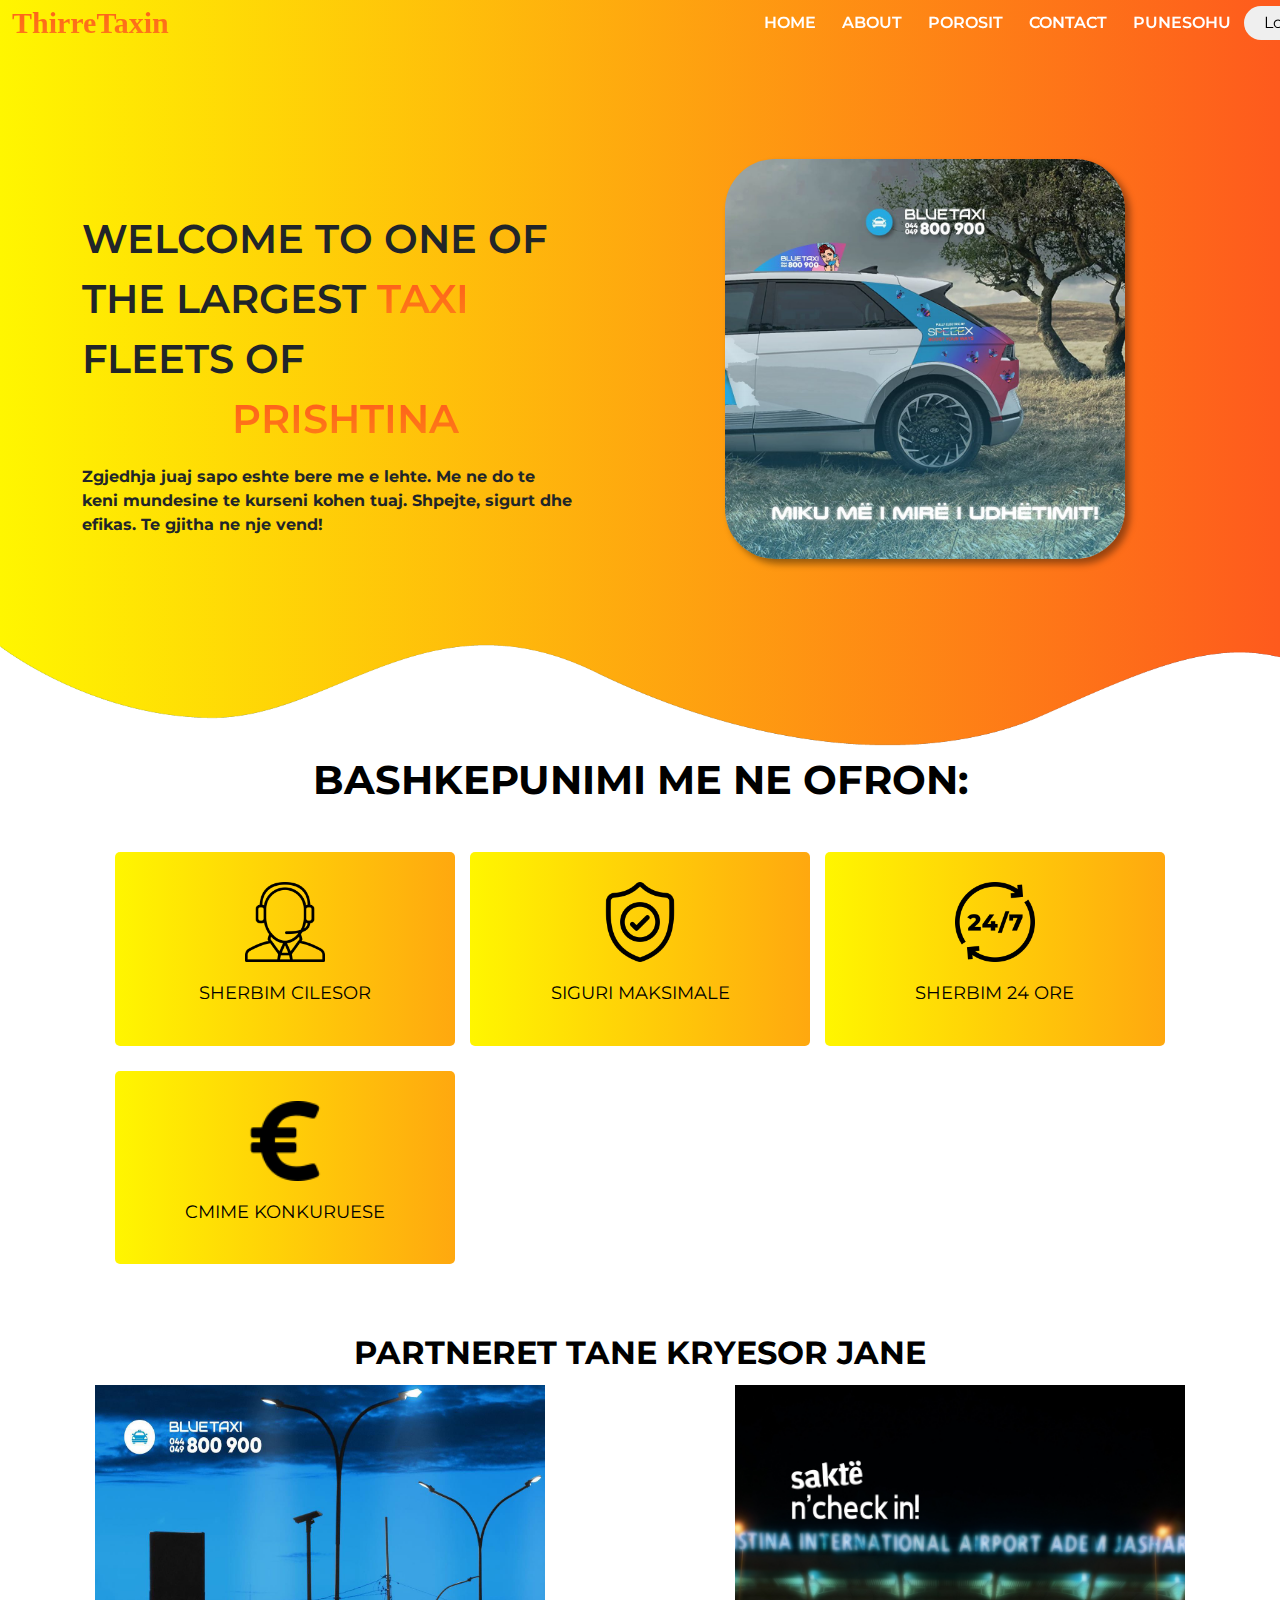
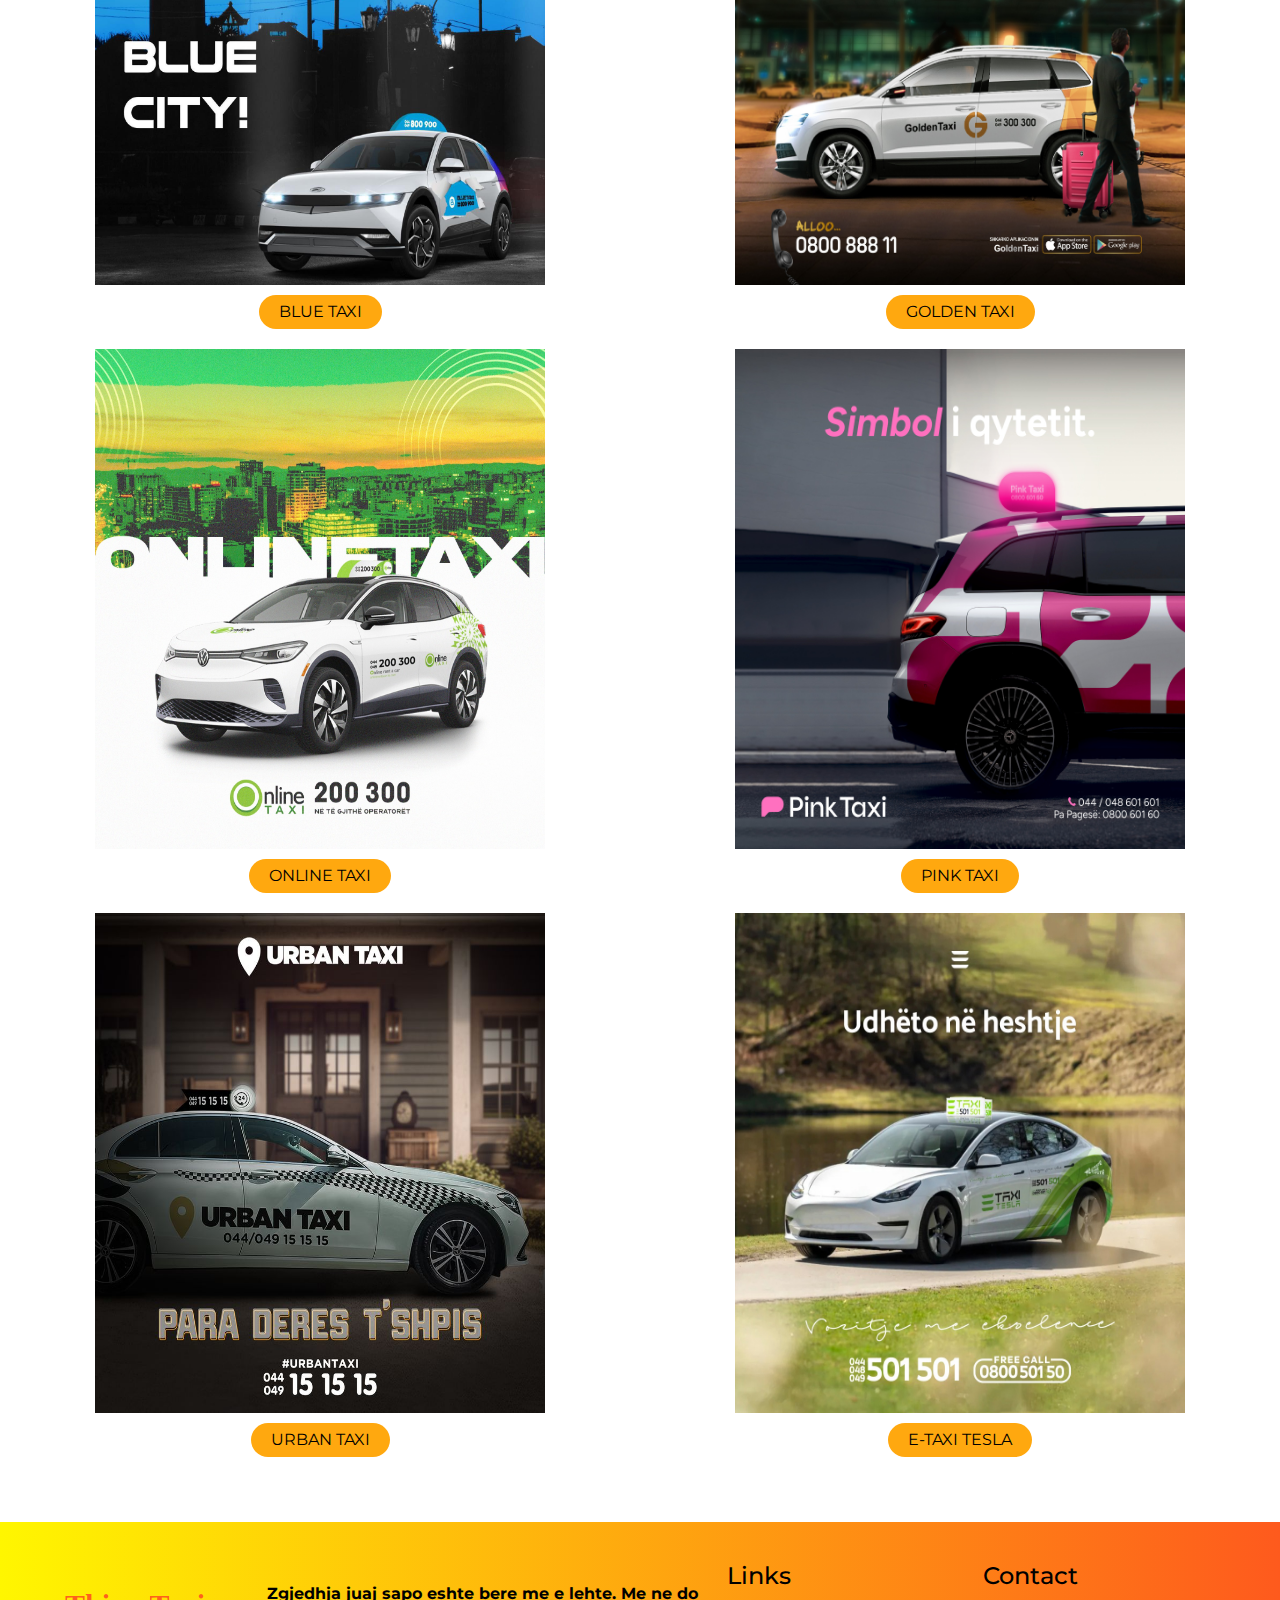
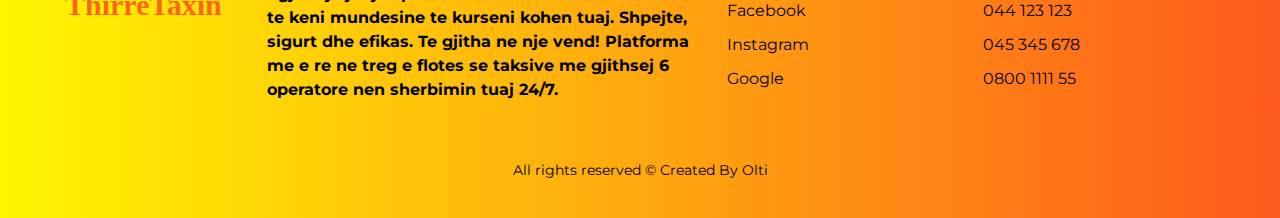
<file: index.html>
<!DOCTYPE html>
<html lang="en">
<head>
    <meta charset="UTF-8">
    <meta name="viewport" content="width=device-width, initial-scale=1.0">
    <title>Home</title>
    <link rel="stylesheet" href="style.css">
    <link rel="stylesheet" href="slider.css">
    <link rel="stylesheet" href="https://cdn.jsdelivr.net/npm/bootstrap@5.3.3/dist/css/bootstrap.min.css">
    <script src="https://cdn.jsdelivr.net/npm/bootstrap@5.3.3/dist/js/bootstrap.bundle.min.js"></script>
    <link rel="stylesheet" href="https://fonts.googlrapis.com/css2?family=Material+Symbols
    +Rounded:opsz,wght,FILL,GRAD@48,400,0,0">
</head>
<body>
    <section id="nav-bar">

        <nav class="navbar navbar-expand-lg bg-body-tertiary">
            <div class="container-fluid">
              <a class="navbar-logo" href="index.html">ThirreTaxin</a>
              <button class="navbar-toggler" type="button" data-bs-toggle="collapse" data-bs-target="#navbarNav" aria-controls="navbarNav" aria-expanded="false" aria-label="Toggle navigation">
                <span class="navbar-toggler-icon"></span>
              </button>
              <div class="collapse navbar-collapse" id="navbarNav">
                <ul class="navbar-nav">
                  <li class="nav-item">
                    <a class="nav-link" href="index.html">HOME</a>
                  </li>
                  <li class="nav-item">
                    <a class="nav-link" href="about.html">ABOUT</a>
                  </li>
                  <li class="nav-item">
                    <a class="nav-link" href="order.html">POROSIT</a>
                  </li>
                  <li class="nav-item">
                    <a class="nav-link" href="contact.html">CONTACT</a>
                  </li>
                  <li class="nav-item">
                    <a class="nav-link" href="punesimi.html">PUNESOHU</a>
                  </li>
                </ul>
                <a href="login.html"><button id="login-btn">Login</button></a>
              </div>
            </div>
          </nav>
    </section>


    <!-- Home -->
    <main>

    <section id="home-banner">
        <div class="container">
            <div class="row">
                <div class="col-md-6">
                    <p class="p1-title">WELCOME TO ONE OF THE LARGEST <span>TAXI</span> FLEETS OF <span id="span-pr">PRISHTINA</span></p>
                    <p class="p2-description">Zgjedhja juaj sapo eshte bere me e lehte. Me ne do te keni mundesine te kurseni kohen tuaj. Shpejte, sigurt dhe efikas. Te gjitha ne nje vend!</p>
                </div>
                <div id="kontenti">
                  <header>
                  <img id="slideshow" />
                  </header>
              </div>
              <style type ="text/css">
              #kontenti {
                  display: flex ;
                  /* padding: 20px; */
                  padding-bottom: 30px;
                  flex-direction: column;
                  justify-content: end;
                  align-items: center;
                  font-family: 'Segoe UI light', Tahoma;
                  width: 500px;
                  margin:0 auto;
              }
              #kontenti img {
                  max-width: 700px;
                  height: 400px;
                  border-radius: 50px;
                  box-shadow: 5px 5px 7px rgba(0, 0, 0, 0.4);
              }
            
              </style>
            <script>
                  let i = 0;
                  let imgArray = ['images/blue-taxi1.png','images/golden-taxi2.png','images/Pink-taxi2.png','images/urban-taxi.png','images/e-taxi-tesla.png'];
            
                  function changeImg(){
                      document.getElementById('slideshow').src = imgArray[i];
            
                      if(i< imgArray.length -1){
                          i++;
                      }
                      else{
                          i=0;
                      }
                      setTimeout("changeImg()", 2600);
                  }
                  document.addEventListener(onload, changeImg());
                  
              </script>
            </div>
        </div>

        <img src="images/wave1.png" class="botom-img">
    </section>

    <!-- boxes -->
    <h1 style="display: flex;justify-content: center; font-weight: bolder; color: black;">BASHKEPUNIMI ME NE OFRON:</h1>
    <div class="cards">
        <div class="box-container">
            <div class="box">
                <img src="images/operator.png" alt="">                
                <p>SHERBIM CILESOR</p>
            </div>
    
            <div class="box">
                <img src="images/shield.png" alt="">
                <p>SIGURI MAKSIMALE</p>
            </div>
    
            <div class="box">
                <img src="images/24-7.png" alt="">
                <p>SHERBIM 24 ORE</p>
            </div>
    
            <div class="box">
                <img src="images/euro.png" alt="">
                <p>CMIME KONKURUESE</p>                   
            </div>
        </div>
    </div>

    <!-- Content -->

    <h2 style="font-weight: bolder; color: black;padding-top: 40px;">PARTNERET TANE KRYESOR JANE</h2>
    <div class="photos">
    <div class="rubrika" >
         <img src="images/blue-taxi2.png" alt="" class="img" height="500px" width="450px" >
         <div class="button">
          <button onclick="location.href='order.html'" type="button" class="blue-button">BLUE TAXI</button>
      </div>
    </div>
     
    <div class="rubrika" >
        <img src="images/golden-taxi2.png" alt="" class="img" height="500px" width="450px" >
        <div class="button">
         <button onclick="location.href='order.html'" type="button" class="blue-button">GOLDEN TAXI</button>
     </div>
   </div>

   <div class="rubrika" >
    <img src="images/online-taxi.png" alt="" class="img" height="500px" width="450px" >
    <div class="button">
     <button onclick="location.href='order.html'" type="button" class="blue-button">ONLINE TAXI</button>
 </div>
</div>

<div class="rubrika" >
   <img src="images/Pink-taxi2.png" alt="" class="img" height="500px" width="450px" >
   <div class="button">
   <button onclick="location.href='order.html'" type="button" class="blue-button">PINK TAXI</button>
</div>
</div>

<div class="rubrika" >
<img src="images/urban-taxi.png" alt="" class="img" height="500px" width="450px" >
<div class="button">
<button onclick="location.href='order.html'" type="button" class="blue-button">URBAN TAXI</button>
</div>
</div>

<div class="rubrika" >
<img src="images\IMG-65ba58ce8064e6.72087687.png" alt="" class="img" height="500px" width="450px" >
<div class="button">
<button onclick="location.href='order.html'" type="button" class="blue-button">E-TAXI TESLA</button>
        </div>
    </div>
</div>
</main>

<!-- Footer -->
<footer>
    <div class="footermain">
        <a class="footer-logo" href="index.html">ThirreTaxin</a>
        <p class="p2-description" style="width: 40%; padding: 20px;">Zgjedhja juaj sapo eshte bere me e lehte. Me ne do te keni mundesine te kurseni kohen tuaj. Shpejte, sigurt dhe efikas. Te gjitha ne nje vend!
        Platforma me e re ne treg e flotes se taksive me gjithsej 6 operatore nen sherbimin tuaj 24/7.</p>
    

    <div class="footer-center">
        <h4>Links</h4>
        <a href="https://www.facebook.com/">Facebook</a>
        <a href="https://www.instagram.com/">Instagram</a>
        <a href="https://www.google.com/">Google</a>
    </div>

    <div class="footer-right">
        <h4>Contact</h4>
            <p>044 123 123</p>
            <p>045 345 678</p>
            <p>0800 1111 55</p>
    </div>
    </div>
    <p class="paragrafi-footer">
        <small>All rights reserved &copy; Created By Olti</small>
    </p>
</footer>
</body>
</html>
</file>
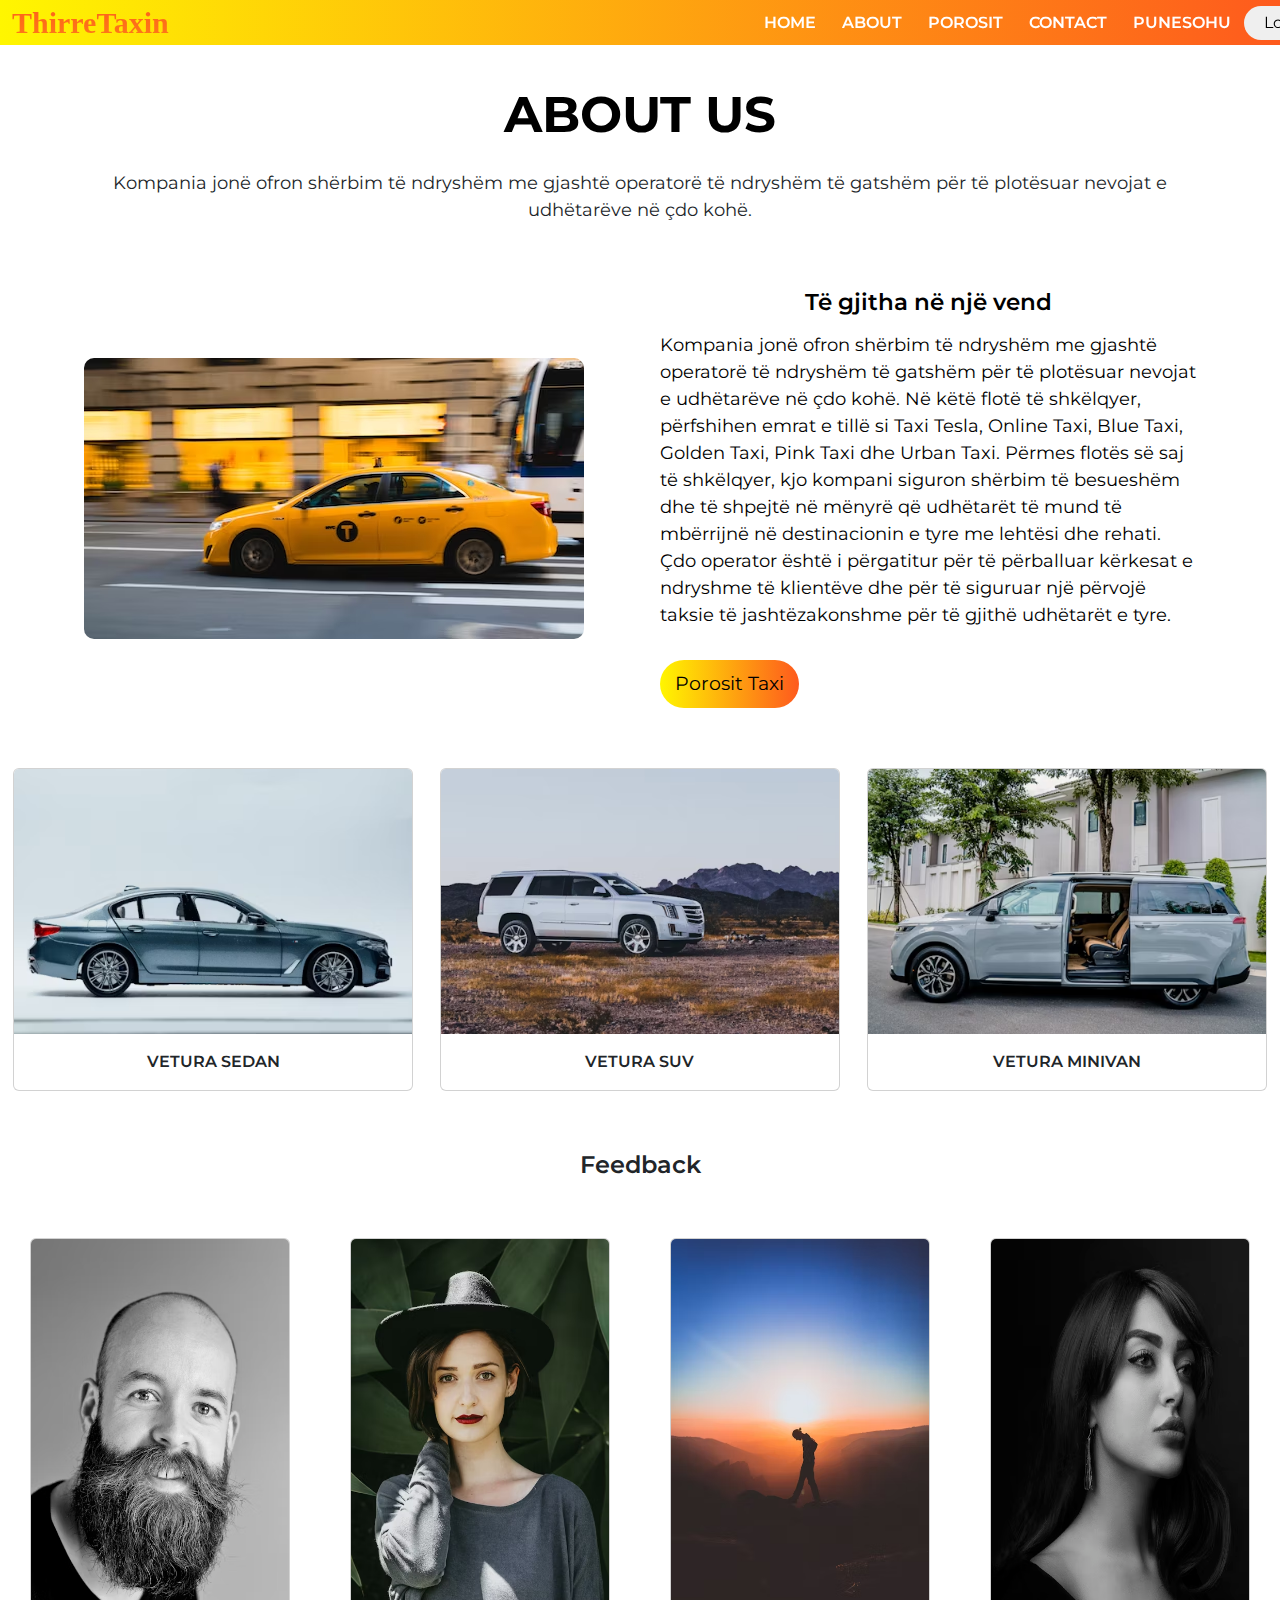
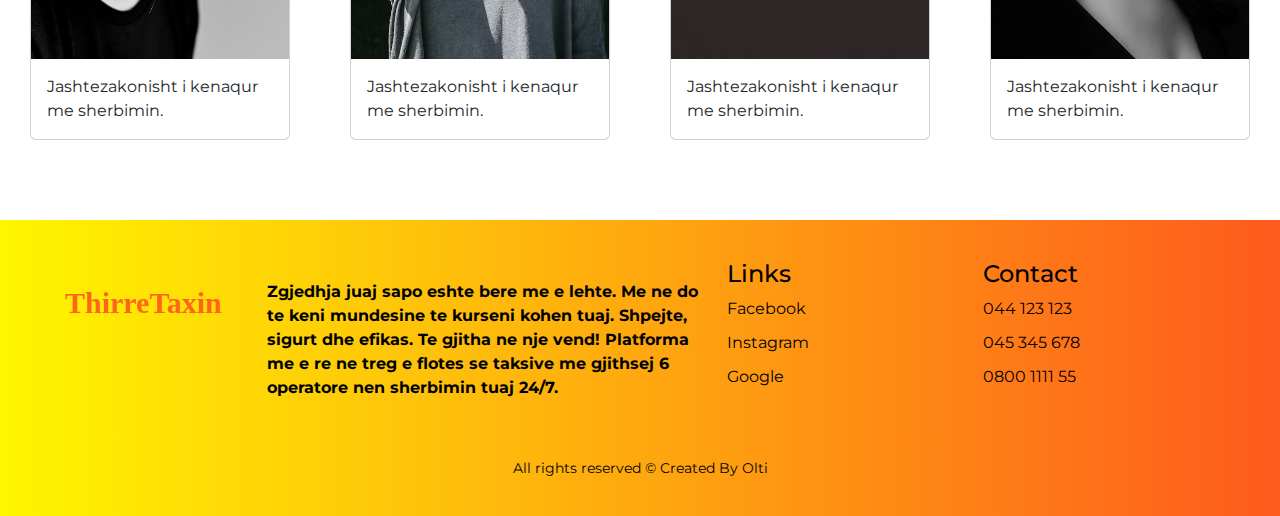
<file: about.html>
<!DOCTYPE html>
<html lang="en">
<head>
    <meta charset="UTF-8">
    <meta name="viewport" content="width=device-width, initial-scale=1.0">
    <title>About Us</title>
    <link rel="stylesheet" href="style.css">
    <link rel="stylesheet" href="https://cdn.jsdelivr.net/npm/bootstrap@5.3.3/dist/css/bootstrap.min.css">
    <script src="https://cdn.jsdelivr.net/npm/bootstrap@5.3.3/dist/js/bootstrap.bundle.min.js"></script>
</head>
<body>

  <section id="nav-bar">
    <nav class="navbar navbar-expand-lg bg-body-tertiary">
        <div class="container-fluid">
          <a class="navbar-logo" href="index.html">ThirreTaxin</a>
          <button class="navbar-toggler" type="button" data-bs-toggle="collapse" data-bs-target="#navbarNav" aria-controls="navbarNav" aria-expanded="false" aria-label="Toggle navigation">
            <span class="navbar-toggler-icon"></span>
          </button>
          <div class="collapse navbar-collapse" id="navbarNav">
            <ul class="navbar-nav">
              <li class="nav-item">
                <a class="nav-link" href="index.html">HOME</a>
              </li>
              <li class="nav-item">
                <a class="nav-link" href="about.html">ABOUT</a>
              </li>
              <li class="nav-item">
                <a class="nav-link" href="order.html">POROSIT</a>
              </li>
              <li class="nav-item">
                <a class="nav-link" href="contact.html">CONTACT</a>
              </li>
              <li class="nav-item">
                <a class="nav-link" href="puna.html">PUNESOHU</a>
              </li>
            </ul>
            <a href="login.html"><button id="login-btn">Login</button></a>
          </div>
        </div>
      </nav>
</section>


<main>
  <div class="heading">
    <h1 style="padding-top: 20px;">ABOUT US</h1>
    <p>
      Kompania jonë ofron shërbim të ndryshëm me gjashtë operatorë të ndryshëm të gatshëm për të plotësuar nevojat e udhëtarëve në çdo kohë.
    </p>
  </div>
  <div class="permbajtja">
    <section class="about">
      <div class="about-image">
        <img src="images/background-photo-final.png">
      </div>
      <div class="about-content">
        <h2 style="font-weight: 600;">Të gjitha në një vend</h2>
        <p>
          Kompania jonë ofron shërbim të ndryshëm me gjashtë operatorë të ndryshëm të gatshëm për të plotësuar nevojat e udhëtarëve në çdo kohë.
          Në këtë flotë të shkëlqyer, përfshihen emrat e tillë si Taxi Tesla, Online Taxi, Blue Taxi, Golden Taxi, Pink Taxi dhe Urban Taxi. Përmes flotës së saj të shkëlqyer, kjo kompani siguron 
          shërbim të besueshëm dhe të shpejtë në mënyrë që udhëtarët të mund të mbërrijnë në destinacionin e tyre me lehtësi dhe rehati.
          Çdo operator është i përgatitur për të përballuar kërkesat e ndryshme të klientëve dhe për të siguruar një përvojë taksie të jashtëzakonshme për të gjithë udhëtarët e tyre.
        </p>
        <a href="order.html" class="butoni-about">Porosit Taxi</a>
      </div>
    </section>
  </div>
<div class="veturat">
  <div class="card" style="width: 25rem;">
    <img src="images/sedan.png" class="card-img-top">
    <div class="card-body">
      <p class="card-text">VETURA SEDAN</p>
    </div>
  </div>

  <div class="card" style="width: 25rem;">
    <img src="images/Suv.png" class="card-img-top">
    <div class="card-body">
      <p class="card-text">VETURA SUV</p>
    </div>
  </div>

  <div class="card" style="width: 25rem;">
    <img src="images/minivan.png" class="card-img-top">
    <div class="card-body">
      <p class="card-text">VETURA MINIVAN</p>
    </div>
  </div>
        </div>


        <h4 style="text-align: center; padding-top: 60px; font-weight: 600;">Feedback</h4>
        <div class="reviews">
        <div class="card" style="width: 18rem; margin: 30px;">
          <img src="images/person1.png" class="card-img-top" style="height: 420px;">
          <div class="card-body">
            <p class="card-text">Jashtezakonisht i kenaqur me sherbimin.</p>
          </div>
        </div>

        <div class="card" style="width: 18rem; margin: 30px;">
          <img src="images/person2.png" class="card-img-top" style="height: 420px;">
          <div class="card-body">
            <p class="card-text">Jashtezakonisht i kenaqur me sherbimin.</p>
          </div>
        </div>

        <div class="card" style="width: 18rem; margin: 30px;">
          <img src="images/person3.png" class="card-img-top" style="height: 420px;">
          <div class="card-body">
            <p class="card-text">Jashtezakonisht i kenaqur me sherbimin.</p>
          </div>
        </div>

        <div class="card" style="width: 18rem; margin: 30px;">
          <img src="images/person4.png" class="card-img-top" style="height: 420px;">
          <div class="card-body">
            <p class="card-text">Jashtezakonisht i kenaqur me sherbimin.</p>
          </div>
        </div>
      </div>
</main>

<footer>
  <div class="footermain">
      <a class="footer-logo" href="index.html">ThirreTaxin</a>
      <p class="p2-description" style="width: 40%; padding: 20px;">Zgjedhja juaj sapo eshte bere me e lehte. Me ne do te keni mundesine te kurseni kohen tuaj. Shpejte, sigurt dhe efikas. Te gjitha ne nje vend!
      Platforma me e re ne treg e flotes se taksive me gjithsej 6 operatore nen sherbimin tuaj 24/7.</p>
  

  <div class="footer-center">
      <h4>Links</h4>
      <a href="https://www.facebook.com/">Facebook</a>
      <a href="https://www.instagram.com/">Instagram</a>
      <a href="https://www.google.com/">Google</a>
  </div>

  <div class="footer-right">
      <h4>Contact</h4>
          <p>044 123 123</p>
          <p>045 345 678</p>
          <p>0800 1111 55</p>
  </div>
  </div>
  <p class="paragrafi-footer">
      <small>All rights reserved &copy; Created By Olti</small>
  </p>
</footer>

</body>
</html>
</file>
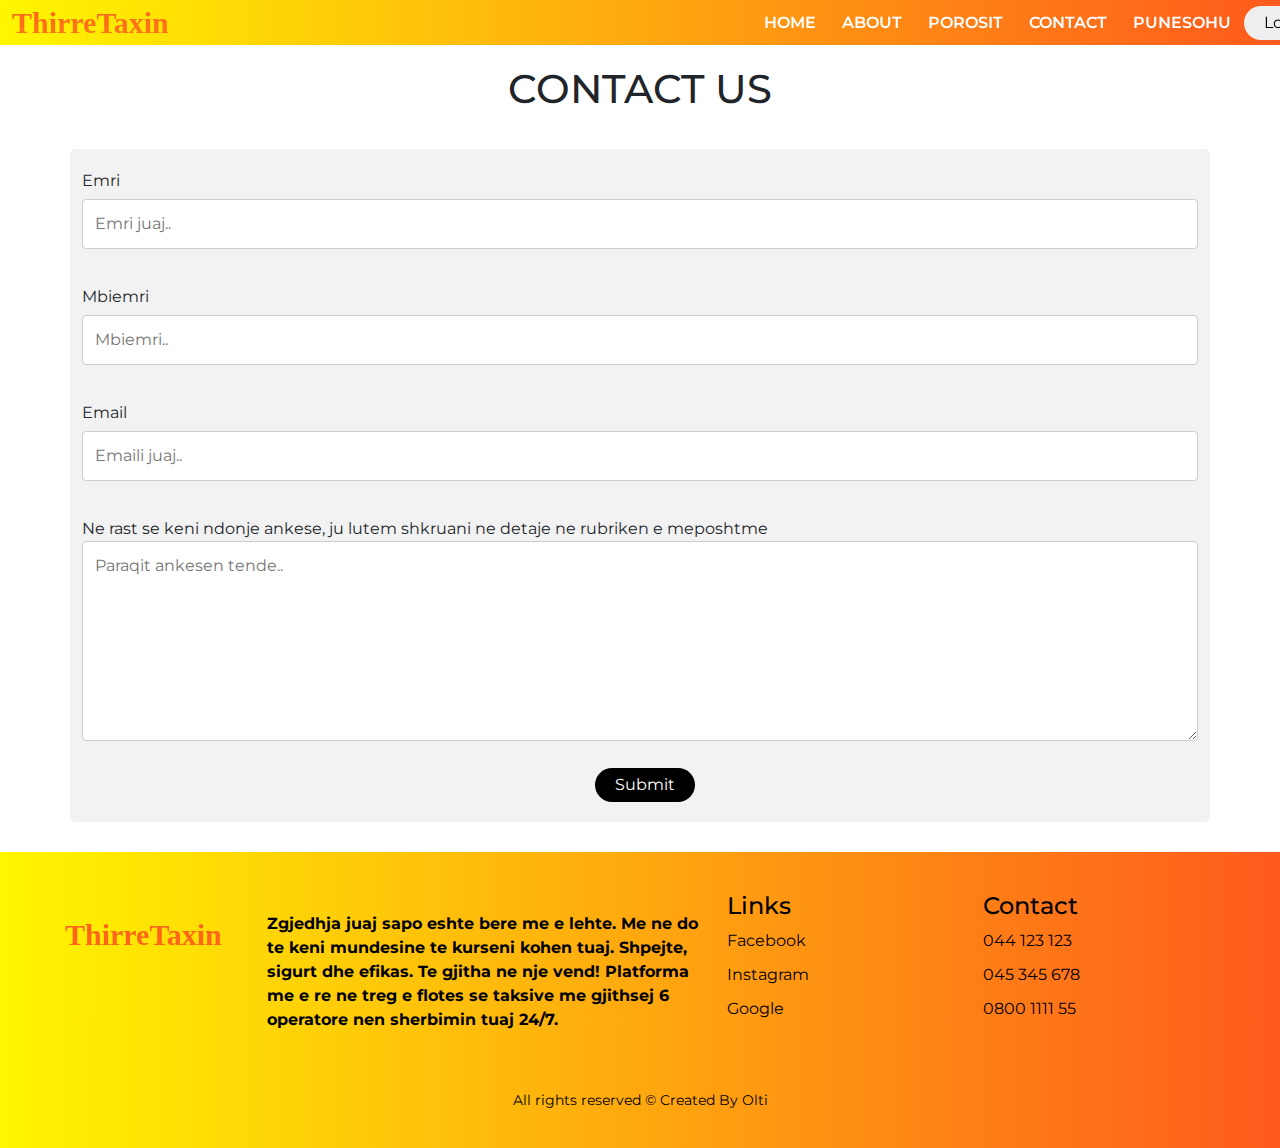
<file: contact.html>
<!DOCTYPE html>
<html lang="en">
<head>
    <meta charset="UTF-8">
    <meta name="viewport" content="width=device-width, initial-scale=1.0">
    <link rel="stylesheet" href="style.css">
    <link rel="stylesheet" href="contact.css">
    <link rel="stylesheet" href="https://cdn.jsdelivr.net/npm/bootstrap@5.3.3/dist/css/bootstrap.min.css">
    <script src="https://cdn.jsdelivr.net/npm/bootstrap@5.3.3/dist/js/bootstrap.bundle.min.js"></script>
    <title>CONTACT US</title>
</head>
<body>
    <section id="nav-bar">
        <nav class="navbar navbar-expand-lg bg-body-tertiary">
            <div class="container-fluid">
              <a class="navbar-logo" href="index.html">ThirreTaxin</a>
              <button class="navbar-toggler" type="button" data-bs-toggle="collapse" data-bs-target="#navbarNav" aria-controls="navbarNav" aria-expanded="false" aria-label="Toggle navigation">
                <span class="navbar-toggler-icon"></span>
              </button>
              <div class="collapse navbar-collapse" id="navbarNav">
                <ul class="navbar-nav">
                  <li class="nav-item">
                    <a class="nav-link" href="index.html">HOME</a>
                  </li>
                  <li class="nav-item">
                    <a class="nav-link" href="about.html">ABOUT</a>
                  </li>
                  <li class="nav-item">
                    <a class="nav-link" href="order.html">POROSIT</a>
                  </li>
                  <li class="nav-item">
                    <a class="nav-link" href="contact.html">CONTACT</a>
                  </li>
                  <li class="nav-item">
                    <a class="nav-link" href="punesimi.html">PUNESOHU</a>
                  </li>
                </ul>
                <a href="login.html"><button id="login-btn">Login</button></a>
              </div>
            </div>
          </nav>
    </section>
    

<main>

    <div class="h1">
        <h1 id="h1-main">CONTACT US</h1>
    </div>
    <div class="container">
        <form method="post">
      
          <label for="fname">Emri</label>
          <input type="text" id="fname" name="firstname" placeholder="Emri juaj..">
          <div class="error-message" id="fnameError"></div>

          <label for="lname">Mbiemri</label>
          <input type="text" id="lname" name="lastname" placeholder="Mbiemri..">
          <div class="error-message" id="lnameError"></div>

          <label for="lname">Email</label>
          <input type="text" id="Email" name="email" placeholder="Emaili juaj..">
          <div class="error-message" id="EmailError"></div>

          <label for="subject">Ne rast se keni ndonje ankese, ju lutem shkruani ne detaje ne rubriken e meposhtme</label>
          <textarea id="subject" name="subject" placeholder="Paraqit ankesen tende.." style="height:200px"></textarea>
          <div class="error-message" id="subjectError"></div>

        <div >
        <button name="submit" class="porosia-butoni" type="submit" onclick="return validateForm()">Submit</button>
        </div>
        </form>
      </div>

      <script>

        function validateForm(){
            let fname=document.getElementById('fname').value;
        let fnameError=document.getElementById('fnameError');

        let lname=document.getElementById('lname').value;
        let lnameError=document.getElementById('lnameError');

        let Email=document.getElementById('Email').value;
        let EmailError=document.getElementById('EmailError');

        let subject=document.getElementById('subject').value;
        let subjectError=document.getElementById('subjectError');
        let allFieldsError = document.getElementById('allFieldsError');

        let hasErrors = false; 


        fnameError.innerText='';
        lnameError.innerText='';
        EmailError.innerText='';
        subjectError.innerText='';  
        allFieldsError.innerText = '';

    
        let regxname= /[a-zA-Z]/ ;

        if( !regxname.test(fname)){
            fnameError.innerText='emri invalid ';
            hasErrors = true;

            return false;
        }
        let LastnameRegex=/[a-zA-Z]/;
        if(! LastnameRegex.test(lname)){
            lnameError.innerText="mbiemri invalid";
            hasErrors = true;

        return false;
        }
        let emailRegex = /^[^\s@]+@[^\s@]+\.[^\s@]+$/;
        if(!emailRegex.test(Email)){
            EmailError.innerText="email jo korrekt";
            hasErrors = true;

            return false ;
        }
        if (hasErrors) {
        allFieldsError.innerText = 'All fields are required ';
        return false;
    } else {
        if (document.getElementById('submit').clicked) {
            return true;
        } else {
            return false;
        }
    }     
}
      </script>
</main>
      <footer>
        <div class="footermain">
            <a class="footer-logo" href="index.html">ThirreTaxin</a>
            <p class="p2-description" style="width: 40%; padding: 20px;">Zgjedhja juaj sapo eshte bere me e lehte. Me ne do te keni mundesine te kurseni kohen tuaj. Shpejte, sigurt dhe efikas. Te gjitha ne nje vend!
            Platforma me e re ne treg e flotes se taksive me gjithsej 6 operatore nen sherbimin tuaj 24/7.</p>
        
    
        <div class="footer-center">
            <h4>Links</h4>
            <a href="https://www.facebook.com/">Facebook</a>
            <a href="https://www.instagram.com/">Instagram</a>
            <a href="https://www.google.com/">Google</a>
        </div>
    
        <div class="footer-right">
            <h4>Contact</h4>
                <p>044 123 123</p>
                <p>045 345 678</p>
                <p>0800 1111 55</p>
        </div>
        </div>
        <p class="paragrafi-footer">
            <small>All rights reserved &copy; Created By Olti</small>
        </p>
    </footer>
</body>
</html>
</file>
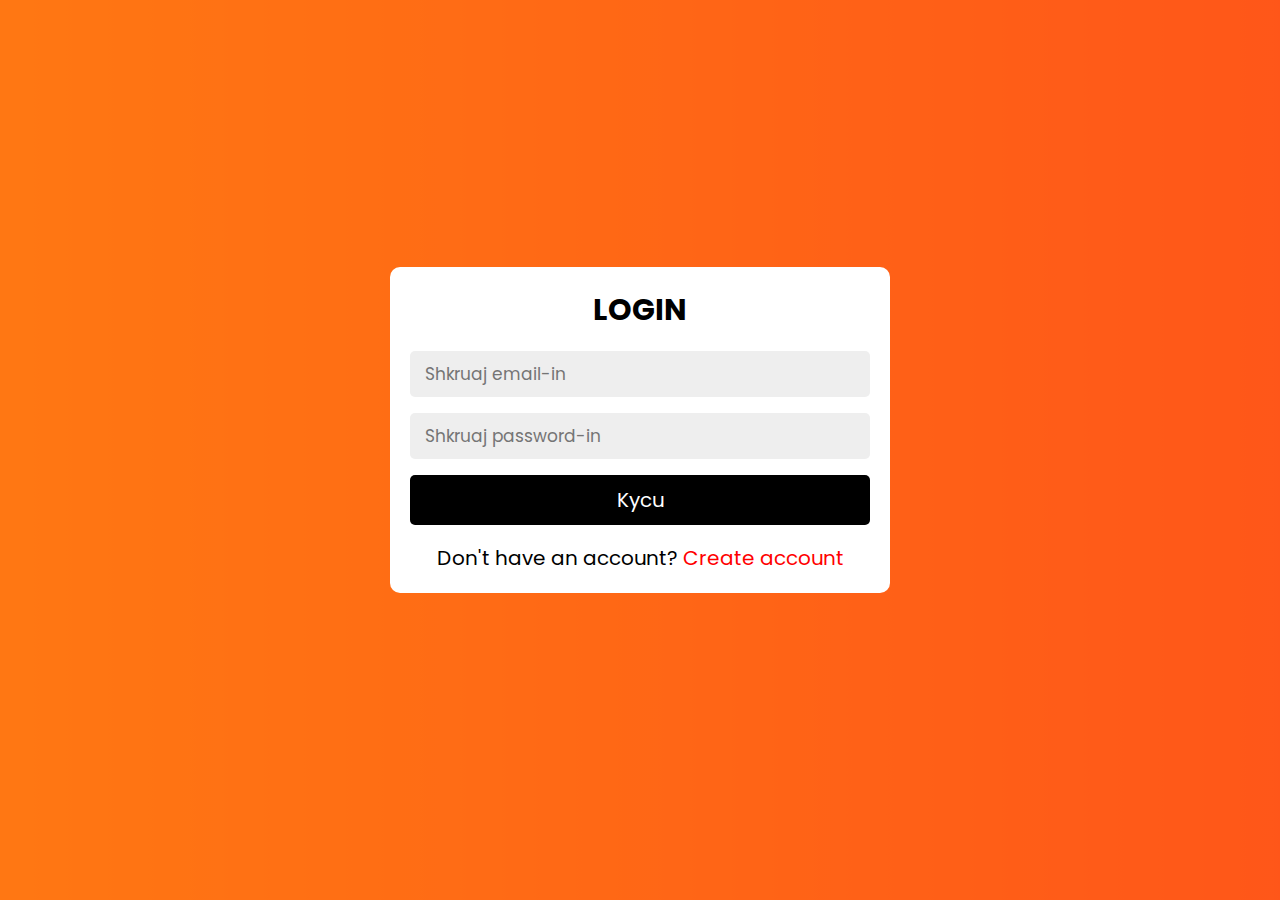
<file: login.html>
<!DOCTYPE html>
<html lang="en">
<head>
   <meta charset="UTF-8">
   <meta http-equiv="X-UA-Compatible" content="IE=edge">
   <meta name="viewport" content="width=device-width, initial-scale=1.0">
   <title>login form</title>

   <link rel="stylesheet" href="login.css">

</head>
<body>
   
<div class="form-container">
   <form id="form" action="" method="post" onsubmit="return validateForm()">
      <h3>LOGIN</h3>
      <input type="email" name="email"  id="email" placeholder="Shkruaj email-in">
      <div class="error-message" id="emailError"></div>

      <input type="password" name="password" id="password"  placeholder="Shkruaj password-in">
      <div class="error-message" id="passwordError"></div>

      <!-- <button  name="submit"  class="form-btn" type="button" onclick="validateForm()">register</button> -->
       <input type="submit" name="submit" value="kycu" class="form-btn" > 
      <p>Don't have an account? <a href="sign_in.html">Create account</a></p>
   </form>

</div>
<script>
    function validateForm(){
        let email=document.getElementById('email').value;
        let emailError=document.getElementById('emailError');

        let password=document.getElementById('password').value;
        let passwordError=document.getElementById('passwordError');

        emailError.innerText='';
        passwordError.innerText='';

        let emailRegex = /^[^\s@]+@[^\s@]+\.[^\s@]+$/;
            if(email.trim()==""||!emailRegex.test(email)){
                emailError.innerText="Email-i eshte invalid";
                return false;
            }
            if(password.trim()==""){
                passwordError.innerText='Password-i eshte i zbrazet';
                return false;
            }
            return true;
    }
</script>
</body>
</html>
</file>
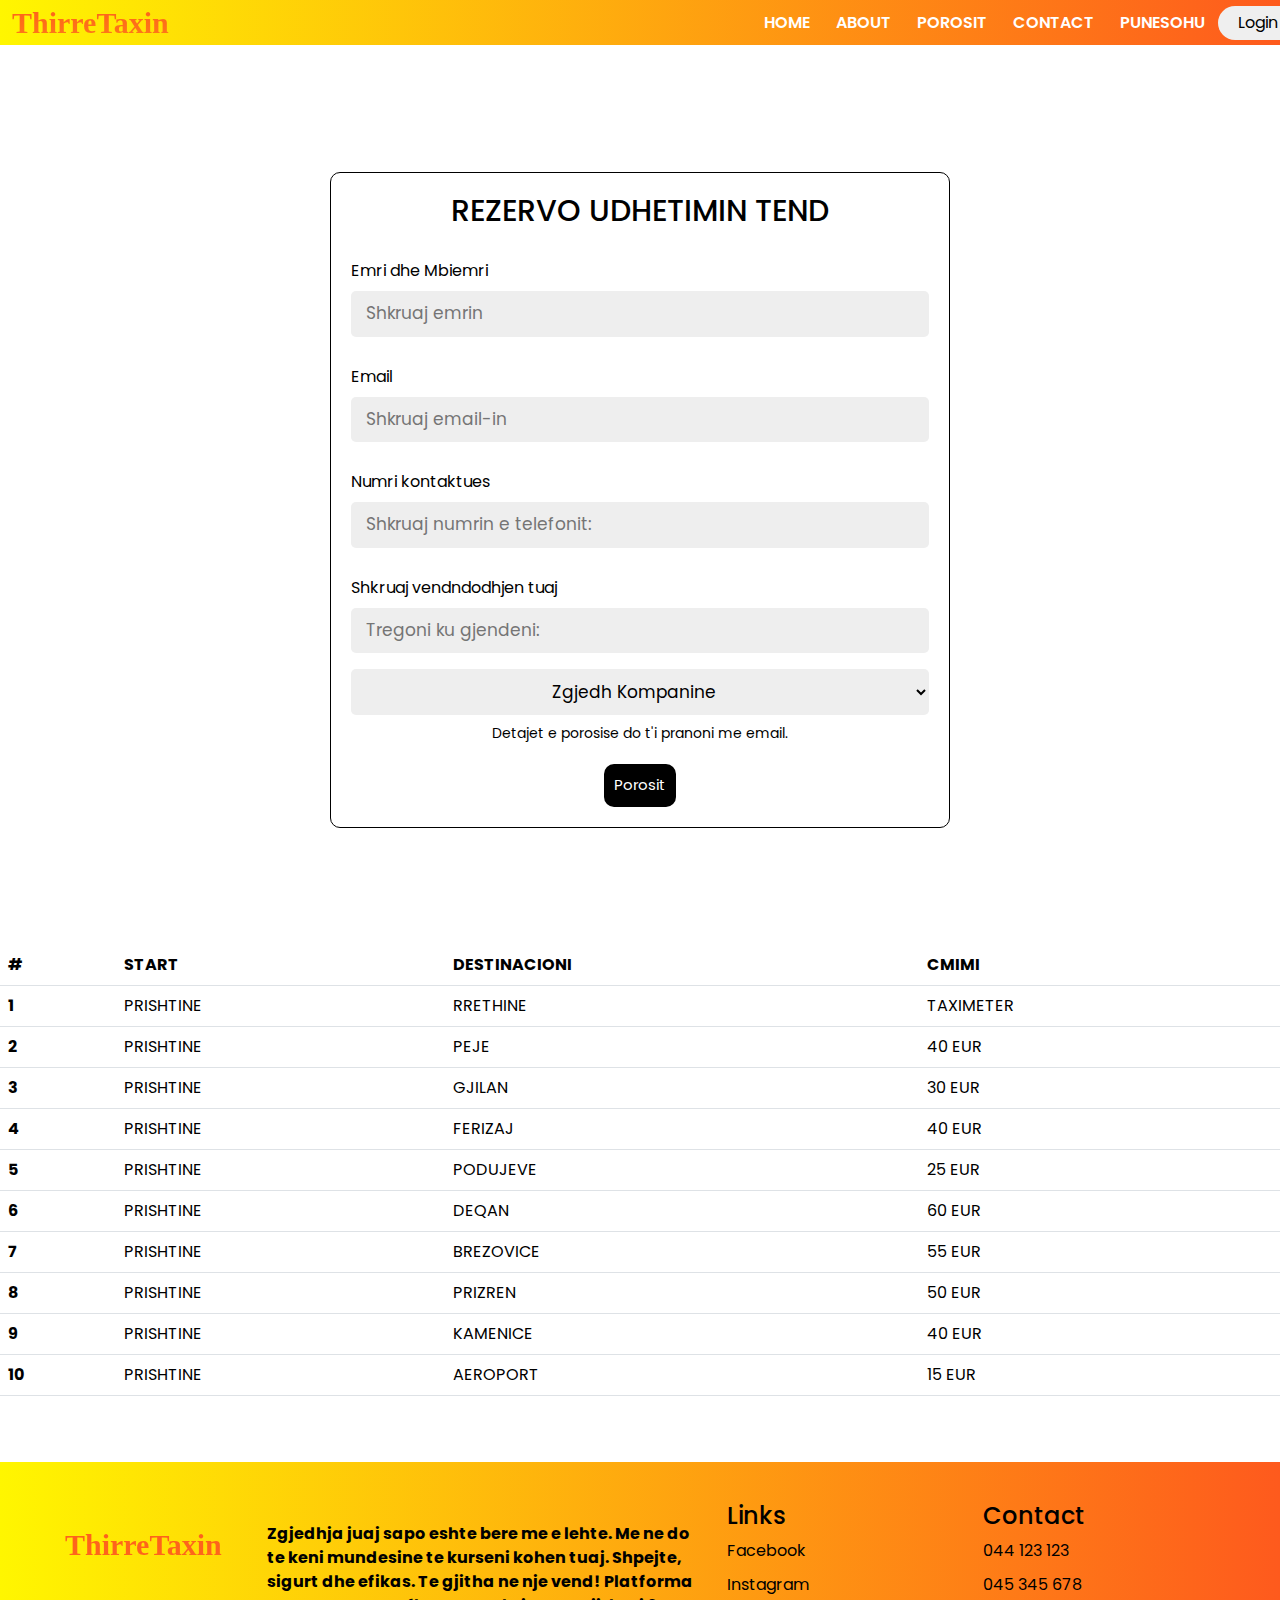
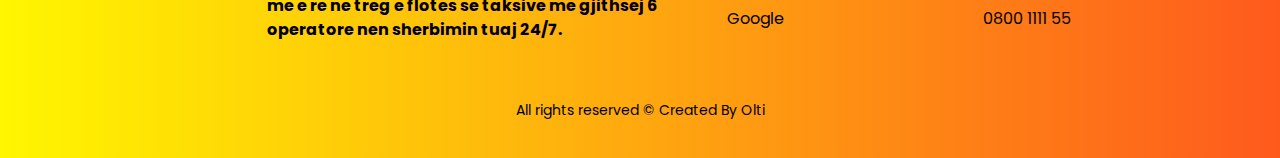
<file: order.html>
<!DOCTYPE html>
<html lang="en">
<head>
    <meta charset="UTF-8">
    <meta name="viewport" content="width=device-width, initial-scale=1.0">
    <link rel="stylesheet" href="style.css">
    <link rel="stylesheet" href="order.css">
    <link rel="stylesheet" href="https://cdn.jsdelivr.net/npm/bootstrap@5.3.3/dist/css/bootstrap.min.css">
    <script src="https://cdn.jsdelivr.net/npm/bootstrap@5.3.3/dist/js/bootstrap.bundle.min.js"></script>
  
    <title>YOUR ORDER</title>
</head>
<body>
    <section id="nav-bar">
        <nav class="navbar navbar-expand-lg bg-body-tertiary">
            <div class="container-fluid">
              <a class="navbar-logo" href="index.html">ThirreTaxin</a>
              <button class="navbar-toggler" type="button" data-bs-toggle="collapse" data-bs-target="#navbarNav" aria-controls="navbarNav" aria-expanded="false" aria-label="Toggle navigation">
                <span class="navbar-toggler-icon"></span>
              </button>
              <div class="collapse navbar-collapse" id="navbarNav">
                <ul class="navbar-nav">
                  <li class="nav-item">
                    <a class="nav-link" href="index.html">HOME</a>
                  </li>
                  <li class="nav-item">
                    <a class="nav-link" href="about.html">ABOUT</a>
                  </li>
                  <li class="nav-item">
                    <a class="nav-link" href="order.html">POROSIT</a>
                  </li>
                  <li class="nav-item">
                    <a class="nav-link" href="contact.html">CONTACT</a>
                  </li>
                  <li class="nav-item">
                    <a class="nav-link" href="punesimi.html">PUNESOHU</a>
                  </li>
                </ul>
                <a href="login.html"><button id="login-btn">Login</button></a>
              </div>
            </div>
          </nav>
    </section>

     <main>

        <div class="form-container">
            <form id="form" action="" method="post" onsubmit="return validateForm()">
               <h3>REZERVO UDHETIMIN TEND</h3>

               <div class="input-field">
                <p style="font-size: 16px;">Emri dhe Mbiemri</p>
               <input type="text" name="emri"  id="emri" placeholder="Shkruaj emrin">
               <div class="error-message" id="emriError"></div>
            </div>
         
            <div class="input-field">
               <p style="font-size: 16px;">Email</p>
               <input type="email" name="email" id="email"  placeholder="Shkruaj email-in">
               <div class="error-message" id="emailError"></div>
            </div>

            <div class="input-field">
               <p style="font-size: 16px;">Numri kontaktues</p>
                <input id="Nrcontact" type="number" name="Nrcontact" placeholder="Shkruaj numrin e telefonit:">
                <div class="error-message" id="NrcontactError"></div>
            </div>

            <div class="input-field">
                <p style="font-size: 16px;">Shkruaj vendndodhjen tuaj</p>
                <input id="location" type="text" name="location" placeholder="Tregoni ku gjendeni:">
            <div class="error-message" id="locationError"></div>
            </div>

            <select name="cars" id="cars">
                <option value="disabled" style="text-align: center;">Zgjedh Kompanine</option>
                <option value="tesla">E-Taxi TESLA</option>
                <option value="online">Online TAXI</option>
                <option value="urban">Urban TAXI</option>
                <option value="pink">PINK TAXI</option>
                <option value="golden">Golden TAXI</option>
                <option value="blue">Blue TAXI</option>
              </select>

              <p style="justify-content: center;"><small>Detajet e porosise do t'i pranoni me email.</small></p>

            <button name="submit"class="porosia-butoni" type="submit" onclick="return validateForm()"> Porosit</button>        
        </form>
    </div>

    <script>
      function validateForm(){
          let emri=document.getElementById('emri').value;
          let emriError=document.getElementById('emriError');
  
          let email=document.getElementById('email').value;
          let emailError=document.getElementById('emailError');

          let Nrcontact=document.getElementById('Nrcontact').value;
          let NrcontactError=document.getElementById('NrcontactError');
          
          let location=document.getElementById('location').value;
          let locationError=document.getElementById('locationError');
  
          emriError.innerText='';
          emailError.innerText='';
          NrcontactError.innerText='';
          locationError.innerText='';
  
          let emriRegex = /^[^\s@]+@[^\s@]+\.[^\s@]+$/;
              if(emri.trim()==""||!emriRegex.test(emri)){
                emriError.innerText="Emri eshte invalid";
                  return false;
              }
              if(email.trim()==""){
                emailError.innerText='Email-i eshte i zbrazet';
                  return false;
              }
              return true;

              if(Nrcontact<1){
                NrcontactError.innerText='Duhet te shkruash numrin!';
                return false;
              }
              return true;
      }
  </script>
  
                <table class="table">
                    <thead class="thead-dark">
                      <tr>
                        <th scope="col">#</th>
                        <th scope="col">START</th>
                        <th scope="col">DESTINACIONI</th>
                        <th scope="col">CMIMI</th>
                      </tr>
                    </thead>
                    <tbody>
                      <tr>
                        <th scope="row">1</th>
                        <td>PRISHTINE</td>
                        <td>RRETHINE</td>
                        <td>TAXIMETER</td>
                      </tr>
                      <tr>
                        <th scope="row">2</th>
                        <td>PRISHTINE</td>
                        <td>PEJE</td>
                        <td>40 EUR</td>
                      </tr>
                      <tr>
                        <th scope="row">3</th>
                        <td>PRISHTINE</td>
                        <td>GJILAN</td>
                        <td>30 EUR</td>
                      </tr>
                      <tr>
                        <th scope="row">4</th>
                        <td>PRISHTINE</td>
                        <td>FERIZAJ</td>
                        <td>40 EUR</td>
                      </tr>
                      <tr>
                        <th scope="row">5</th>
                        <td>PRISHTINE</td>
                        <td>PODUJEVE</td>
                        <td>25 EUR</td>
                      </tr>
                      <tr>
                        <th scope="row">6</th>
                        <td>PRISHTINE</td>
                        <td>DEQAN</td>
                        <td>60 EUR</td>
                      </tr>
                      <tr>
                        <th scope="row">7</th>
                        <td>PRISHTINE</td>
                        <td>BREZOVICE</td>
                        <td>55 EUR</td>
                      </tr>
                      <tr>
                        <th scope="row">8</th>
                        <td>PRISHTINE</td>
                        <td>PRIZREN</td>
                        <td>50 EUR</td>
                      </tr>
                      <tr>
                        <th scope="row">9</th>
                        <td>PRISHTINE</td>
                        <td>KAMENICE</td>
                        <td>40 EUR</td>
                      </tr>
                      <tr>
                        <th scope="row">10</th>
                        <td>PRISHTINE</td>
                        <td>AEROPORT</td>
                        <td>15 EUR</td>
                      </tr>
                    </tbody>
                  </table>
                  
                  

    </main>
    <footer>
        <div class="footermain">
            <a class="footer-logo" href="index.html">ThirreTaxin</a>
            <p class="p2-description" style="width: 40%; padding: 20px;">Zgjedhja juaj sapo eshte bere me e lehte. Me ne do te keni mundesine te kurseni kohen tuaj. Shpejte, sigurt dhe efikas. Te gjitha ne nje vend!
            Platforma me e re ne treg e flotes se taksive me gjithsej 6 operatore nen sherbimin tuaj 24/7.</p>
        
    
        <div class="footer-center">
            <h4>Links</h4>
            <a href="https://www.facebook.com/">Facebook</a>
            <a href="https://www.instagram.com/">Instagram</a>
            <a href="https://www.google.com/">Google</a>
        </div>
    
        <div class="footer-right">
            <h4>Contact</h4>
                <p>044 123 123</p>
                <p>045 345 678</p>
                <p>0800 1111 55</p>
        </div>
        </div>
        <p class="paragrafi-footer">
            <small>All rights reserved &copy; Created By Olti</small>
        </p>
    </footer>
        <script>
               
            let i=0;
            let imgArray =['blue-taxi2.png','e-taxi-tesla.png','golden-taxi.png','online-taxi.png','Pink-taxi.png','urban-taxi.png'];
       
            function changeImg(){
                
                document.getElementById('slideshow').scr=imgArray[i];
                    if(i<imgArray.length-1){
                        i++;
                    }
                    else{
                        i=0;
                        }
            }
                document.addEventListener(onload,changeImg());
       

            function validateForm() {
    let emri = document.getElementById('emri').value;
    let emriError = document.getElementById('emriError');

    let email = document.getElementById("email").value;
    let emailError = document.getElementById('emailError');

    let Nrcontact = document.getElementById('Nrcontact').value;
    let NrcontactError = document.getElementById('NrcontactError');

    let location = document.getElementById('location').value;
    let locationError = document.getElementById('locationError');
    let allFieldsError = document.getElementById('allFieldsError');

    let hasErrors = false; 

    emriError.innerText = '';
    emailError.innerText = '';
    NrcontactError.innerText = '';
    locationError.innerText = '';
    allFieldsError.innerText = '';

    let regxemri = /[a-zA-Z]/;
    let emailRegex = /^[^\s@]+@[^\s@]+\.[^\s@]+$/;

    let NrcontactRegex =  /[0-9]/;
    let locationRegex = /[a-zA-Z]/;

    if ( !regxemri.test(NameAndLastName)) {
        emriError.innerText = 'Emri invalid';
        hasErrors = true;
        return false;
    }

    if (!emailRegex.test(email)) {
        emailError.innerText = 'Invalid email';
        hasErrors = true;
        return false;
    }

    if (!NrcontactRegex.test(Nrcontact)) {
        NrcontactError.innerText = 'Invalid nrContact';
        hasErrors = true;
        return false;
    }

    if (!locationRegex.test(location)) {
        locationError.innerText = 'invalid location';
        hasErrors = true;
        return false;
    }
    
    if (emri.trim() === "" || email.trim() === "" || Nrcontact.trim() === "" || location.trim() === "") {
        hasErrors = true;
        return false;
    }
    if (hasErrors) {
        document.getElementById('allFieldsError').innerText = 'Te gjitha hapsirat duhet te jene te mbushura ';
        return false;
    }
    return true;

}   
       </script>
</body>
</html>
</file>
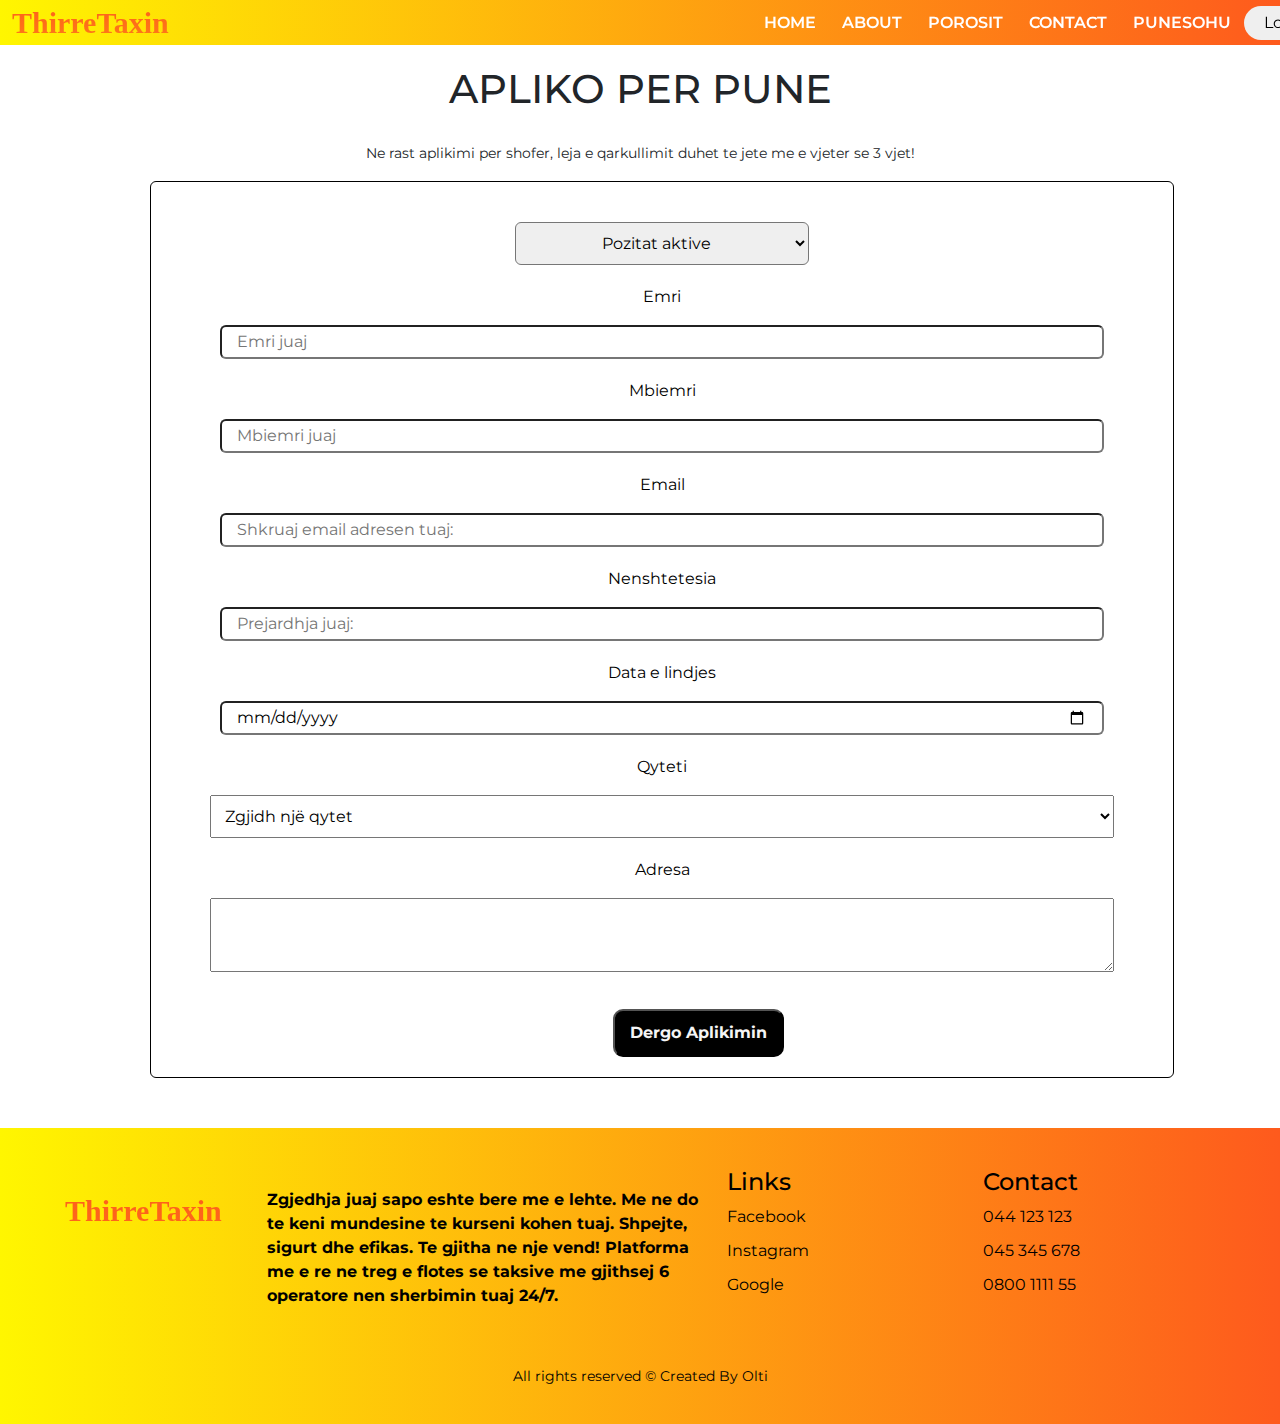
<file: punesimi.html>
<!DOCTYPE html>
<html lang="en">
<head>
    <meta charset="UTF-8">
    <meta name="viewport" content="width=device-width, initial-scale=1.0">
    <link rel="stylesheet" href="style.css">
    <link rel="stylesheet" href="punesimi.css">
    <link rel="stylesheet" href="https://cdn.jsdelivr.net/npm/bootstrap@5.3.3/dist/css/bootstrap.min.css">
    <script src="https://cdn.jsdelivr.net/npm/bootstrap@5.3.3/dist/js/bootstrap.bundle.min.js"></script>
    <title>APLIKIM PUNE</title>
</head>
<body>
    <section id="nav-bar">
        <nav class="navbar navbar-expand-lg bg-body-tertiary">
            <div class="container-fluid">
              <a class="navbar-logo" href="index.html">ThirreTaxin</a>
              <button class="navbar-toggler" type="button" data-bs-toggle="collapse" data-bs-target="#navbarNav" aria-controls="navbarNav" aria-expanded="false" aria-label="Toggle navigation">
                <span class="navbar-toggler-icon"></span>
              </button>
              <div class="collapse navbar-collapse" id="navbarNav">
                <ul class="navbar-nav">
                  <li class="nav-item">
                    <a class="nav-link" href="index.html">HOME</a>
                  </li>
                  <li class="nav-item">
                    <a class="nav-link" href="about.html">ABOUT</a>
                  </li>
                  <li class="nav-item">
                    <a class="nav-link" href="order.html">POROSIT</a>
                  </li>
                  <li class="nav-item">
                    <a class="nav-link" href="contact.html">CONTACT</a>
                  </li>
                  <li class="nav-item">
                    <a class="nav-link" href="punesimi.html">PUNESOHU</a>
                  </li>
                </ul>
                <a href="login.html"><button id="login-btn">Login</button></a>
              </div>
            </div>
          </nav>
    </section>

    <main>

      <h1>APLIKO PER PUNE</h1>
      <p id="pozitat"><small>Ne rast aplikimi per shofer, leja e qarkullimit duhet te jete me e vjeter se 3 vjet!</small></p>

      <div class="Aplikimi">
          <select id="open-positions">
              <option value="" disabled selected>Pozitat aktive</option>
                      <option value="Shofer">Shofer/e</option>
                      <option value="Bazist">Bazist/e</option>
                      <option value="Autolarje">Autolarje</option>
          </select>
          <form method="post">
              <div class="input-field">
                  <p class="paragraph">Emri</p>
                  <input id="emri" name="emri" type="text" placeholder="Emri juaj">
              </div>
              <div class="error-message" id="emriError"></div>

              <div class="input-field">
                <p class="paragraph">Mbiemri</p>
                  <input id="mbiemri" name="mbiemri" type="text" placeholder="Mbiemri juaj">
              </div>
              <div class="error-message" id="mbiemriError"></div>

              <div class="input-field">
                <p class="paragraph">Email</p>
                  <input id="email" name="email" type="email" placeholder="Shkruaj email adresen tuaj:">
              </div>
              <div class="error-message" id="emailError"></div>

              <div class="input-field">
                <p class="paragraph">Nenshtetesia</p>
                  <input id="nenshtetesia" name="nenshtetesia" type="text" placeholder="Prejardhja juaj:">
              </div>
              <div class="error-message" id="nenshtetsiaError"></div>

              <div class="input-field">
                <p class="paragraph">Data e lindjes</p>
                  <input id="datalindjes" name="datalindjes" type="date" >
              </div>
              <div class="error-message" id="datalindjesError"></div>

               <div class="input-field">
                <p class="paragraph">Qyteti</p>       
                  <select id="qytetet" name="qyteti">
                      <option value="" disabled selected>Zgjidh një qytet</option>
                      <option value="Prishtine">Prishtine</option>
                      <option value="Peje">Peje</option>
                      <option value="GJilan">Gjilan</option>
                      <option value="Mitrovice">Mitrovice</option>
                      <option value="Ferizaj">Ferizaj</option>
                      <option value="Prizren">Prizren</option>
                      <option value="Podujeve">Podujeve</option>
                      <option value="Fushe Kosove">Fushe Kosove</option>
                  </select>
              </div>
              <div class="error-message" id="qytetiError"></div>

              <div id="input-field">
                <p class="paragraph">Adresa</p>
                  <textarea id="address" name="address" cols="70" rows="3"></textarea>
              </div>
              <div class="error-message" id="addressError"></div>


             
              
              <div class ="field button-field">
                  <button name="submit" class="porosia-butoni" type="submit" onclick=" return validateForm()">Dergo Aplikimin</button>
              </div>
              

          </form>
      </div>
  </main>

  <footer>
    <div class="footermain">
        <a class="footer-logo" href="index.html">ThirreTaxin</a>
        <p class="p2-description" style="width: 40%; padding: 20px;">Zgjedhja juaj sapo eshte bere me e lehte. Me ne do te keni mundesine te kurseni kohen tuaj. Shpejte, sigurt dhe efikas. Te gjitha ne nje vend!
        Platforma me e re ne treg e flotes se taksive me gjithsej 6 operatore nen sherbimin tuaj 24/7.</p>
    

    <div class="footer-center">
        <h4>Links</h4>
        <a href="https://www.facebook.com/">Facebook</a>
        <a href="https://www.instagram.com/">Instagram</a>
        <a href="https://www.google.com/">Google</a>
    </div>

    <div class="footer-right">
        <h4>Contact</h4>
            <p>044 123 123</p>
            <p>045 345 678</p>
            <p>0800 1111 55</p>
    </div>
    </div>
    <p class="paragrafi-footer">
        <small>All rights reserved &copy; Created By Olti</small>
    </p>
</footer>

  <script>

      function validateForm(){
          let emri=document.getElementById('emri').value;
          let emriError=document.getElementById('emriError');

          let mbiemri=document.getElementById('mbiemri').value;
          let mbiemriError=document.getElementById('mbiemriError');

          let email=document.getElementById('email').value;
          let emailError=document.getElementById('emailError');

          let nenshtetesia=document.getElementById('nenshtetesia').value;
          let nenshtetsiaError=document.getElementById('nenshtetsiaError');

          let datalindjes=document.getElementById('datalindjes').value;
          let datalindjesError=document.getElementById('datalindjesError');

         let qytetet=document.getElementById('qytetet').value;
         let qytetiError=document.getElementById('qytetiError');

          let address=document.getElementById('address').value;
          let addressError=document.getElementById('addressError');

          let allFieldsError = document.getElementById('allFieldsError');

          let hasErrors = false; 
          
          emriError.innerText='';
          mbiemriError.innerText='';
          emailError.innerText='';
          nenshtetsiaError.innerText='';
          datalindjesError.innerText='';
          addressError.innerText='';
          qytetiError.innerText='';

          allFieldsError.innerText = '';


          let regxname= /[a-zA-Z]/ ;

          if(emri.trim()=='' || !regxname.test(emri)){
              emriError.innerText='invalid emri';
      hasErrors = true;

              return false;
          }
          let LastnameRegex=/[a-zA-Z]/;
          if(mbiemri.trim()==''||! LastnameRegex.test(mbiemri)){
              mbiemriError.innerText="mbiemri invalid";
              hasErrors = true;
              return false;            
          }
          let emailRegex = /^[^\s@]+@[^\s@]+\.[^\s@]+$/;
          if(email.trim()==""||!emailRegex.test(email)){
              emailError.innerText="email invalid";
              hasErrors = true;
              return false;        
              }
          let NenshtetesiaRegex= /[a-zA-Z]/ ;
          if(nenshtetesia.trim()==""|| !NenshtetesiaRegex.test(nenshtetesia)){
              nenshtetsiaError.innerText="nenshtetsia invalid";
              hasErrors = true;
              return false;         
             }
          if(datalindjes.trim()==""){
           datalindjesError.innerText="dataLindjes invalid";
              hasErrors = true;
              return false;        
              }
          if(qytetet.trim()==''){
              qytetiError.innerText='qyteti invalid';
              hasErrors = true;
              return false;          
            }
          if(address.trim()==""){
              addressError.innerText="adresa invalid";
              hasErrors = true;
              return false;
                      }
         return true;             
      }
  </script>

</body>
</html>
</file>
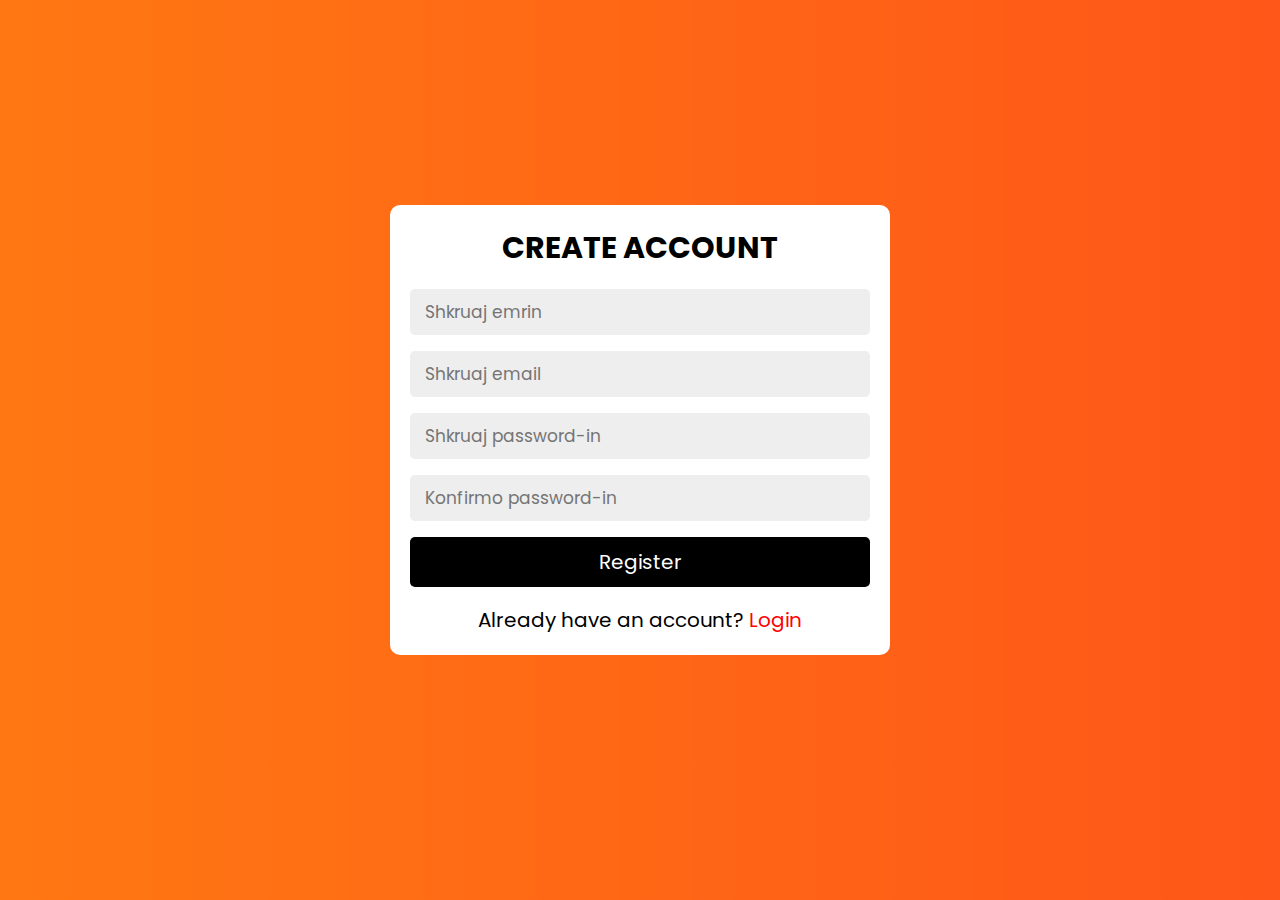
<file: sign_in.html>
<!DOCTYPE html>
<html lang="en">
<head>
   <meta charset="UTF-8">
   <meta http-equiv="X-UA-Compatible" content="IE=edge">
   <meta name="viewport" content="width=device-width, initial-scale=1.0">
   <title>SignIn Form</title>
   <link rel="stylesheet" href="login.css">

</head>
<body>
   
<div class="form-container">
   <form  id="form" action="" method="post" onsubmit="return validateForm()">
      <h3>CREATE ACCOUNT</h3>
      <input type="text" id="name" name="name"  placeholder="Shkruaj emrin">
      <div class="error-message" id="nameError"></div>

      <input type="email" id="email" name="email"  placeholder="Shkruaj email">
      <div class="error-message" id="emailError"></div>

      <input type="password" id="password" name="password"  placeholder="Shkruaj password-in">
      <div class="error-message" id="passwordError"></div>

      <input type="password" id="cpassword" name="cpassword" placeholder="Konfirmo password-in">
      <div class="error-message" id="cpasswordError"></div>


      <input type="submit" name="submit" value="register" class="form-btn"  >
      <p>Already have an account? <a href="login.html">Login</a></p>
   </form>

</div>
<script>
        function validateForm(){
         

            let name=document.getElementById('name').value;
            let nameError=document.getElementById('nameError');

            let email=document.getElementById('email').value;
            let emailError=document.getElementById('emailError');

            let password=document.getElementById('password').value;
            let passwordError=document.getElementById('passwordError');

            let cpassword=document.getElementById('cpassword').value;
            let cpasswordError=document.getElementById('cpasswordError'); 
        
            nameError.innerText='';
            emailError.innerText='';
            passwordError.innerText='';
            cpasswordError.innerText='';

            let regxname= /[a-zA-Z]/ ;
            if(name.trim()=='' || !regxname.test(name)){
                nameError.innerText='Emri eshte invalid';
                return false;
            }
            let emailRegex = /^[^\s@]+@[^\s@]+\.[^\s@]+$/;
            if(email.trim()==""||!emailRegex.test(email)){
                emailError.innerText="Email eshte invalid";
                return false;
            }
            if(password.trim()==""){
                passwordError.innerText='Shkruani passwordin';
                return false;
            }
            if(cpassword!==password){
                cpasswordError.innerText='Password-i nuk perputhet';
                return false;
            }
            return true;
        }
</script>
</body>
</html>
</file>
<file: style.css>
@import url('https://fonts.googleapis.com/css2?family=Montserrat');

*{
    margin:0;
    padding: 0;
    font-family: "Montserrat", sans-serif;
}
main{
    padding-bottom: 30px;
}
body{
    font-family: sans-serif;
}
.navbar-nav{
    justify-content: space-between;
    margin-left: 53%;
}
.navbar-nav li{
    padding: 0 5px;
}
.nav-item a{
    font-weight: 600;
    color: #fff;
    cursor: pointer;
}
#nav-bar{
    position: sticky;
    top: 0;
    z-index: 10;
}

.navbar{
    background-image: linear-gradient(to right, #FFF600,#FE5A1D);
    padding: 0 !important;
}

.navbar-toggler{
    outline:none;
}

#login-btn{
    padding: 5px 20px;
    margin-right: 50px;
    background-color: linear-gradient(#FFF600,#FE5A1D);
    color: black;
    border: none;
    border-radius: 50px;
    cursor: pointer;
    transition: all 0.3 ease 0s;
}

#login-btn:hover{
    background-color:lightgoldenrodyellow;
}
.container-fluid> a{
    font-size: 30px; 
    text-decoration: none; 
    font-weight:600; 
    font-family:verdana;
    color: black;
    background: -webkit-linear-gradient(#FE5A1D, #FE8116);
    -webkit-background-clip: text;
    -webkit-text-fill-color: transparent;
}

/* Home */

#home-banner{
    background-image: linear-gradient(to right, #FFF600,#FE5A1D);
    color:#FFF600,#FE5A1D ;
    padding-top: 5%;
}   

.p1-title{
    font-size:40px;
    font-weight: 600;
    margin-top: 50px;
}

.p1-title span{
    background: -webkit-linear-gradient(#FE5A1D, #FE8116);
    -webkit-background-clip: text;
    -webkit-text-fill-color: transparent;
}

.p2-description{
    font-weight: bolder;
    width: 90%;
    justify-content: center;
}

#span-pr{
    margin-left: 150px;
}

.background-img{
    width: 70%;
    border-radius: 30px;
}

.botom-img{
    width: 100%;
}

/* box */
.cards{
    background:#ffffff5a;
    padding:30px 9%;
    /* padding-bottom: 100px; */
}

.cards .heading{
    text-align: center;
    padding-bottom: 15px;
    color:black;
    text-shadow: 0 5px 10px rgba(0,0,0,.2);
    font-size: 50px;
}

.cards .box-container{
    display: grid;
    grid-template-columns: repeat(auto-fit, minmax(270px, 1fr));
    gap:15px;
}

.cards .box-container .box{
    box-shadow: 0 5px 10px #ffffff5a;
    border-radius: 5px;
    background: black;
    text-align: center;
    padding:30px 20px;
}

.cards .box-container .box img{
    margin-top: 10px;
    height: 80px;
}

.cards .box-container .box h3{
    color:black;
    font-size: 22px;
    padding:10px 0;
} 

.cards .box-container .box p{
    color:black;
    font-size: 18px;
    line-height: 1.8;
    margin-top: 15px;
}

.cards .box-container .box{
    margin-top: 10px;
    display: inline-block;
    background:linear-gradient(to right, #FFF600,#FFA80F);
    color:#fff;
    font-size: 17px;
    border-radius: 5px;
    padding: 20px 35px;
}

.cards .box-container .box:hover{
    letter-spacing: 1px;
}

.cards .box-container .box:hover{
    box-shadow: 0 10px 15px rgba(0,0,0,.3);
    transform: scale(1.03);
}

/* Content */
h2{
    display: flex;
    justify-content: center;
    align-items: center;
    font-weight: bolder;
}
.photos {
    display: flex;
    flex-direction: row;
    flex-wrap: wrap;
     justify-content: space-around;
    align-items: flex-start;
    align-content: flex-start;

}
.row-photo{
    display: flex;
    flex-direction: column;
    justify-content: space-between;
    align-items: center;
    width: 100%;
    padding: 20px;
    
   
}
#p-h1{
    margin: 20px;
    font-size: 30px;
    text-align: center;
}

.rubrika {
    display: flex;
    flex-direction: column; 
    align-items: center;
    justify-content: center;
    margin: 5px;
    text-align: center;
}
.blue-button{
    padding: 5px 20px;
    margin: 10px;
    /* margin-right: 50px; */
    background-color: #FFA80F;
    color: black;
    border: none;
    border-radius: 50px;
    cursor: pointer;
    transition: all 0.3 ease 0s;
}

.blue-button:hover{
    background-color:#FE8116;
}

/* About us */
.heading{
    display: flex;
    width: 90%;
    justify-content: center;
    align-items: center;
    flex-direction: column;
    text-align: center;
    margin: 20px auto;

}

.heading h1{
    font-size: 50px;
    color: black;
    font-weight: bolder;
    margin-bottom: 25px;
    position: relative;
}

.heading h1::after{
    display: block;
    margin: 0 auto;
    content: "";
    position: absolute;
    width: 100%;
    height: 4px;
}

.heading p{
    font-size: 18px;
    margin-bottom: 35px;
}

.permbajtja{
    width: 90%;
    margin: 0 auto;
    padding: 10px 20px;
}

.about{
    display: flex;
    justify-content: space-between;
    align-items: center;
    flex-wrap: wrap;
}

.about-image{
    flex: 1;
    margin-right: 40px;
    overflow: hidden;
}

.about-image img{
    display: block;
    border-radius: 10px;
    max-width: 100%;
    height: auto;
    transition: 0.5s ease;
}
.about-image:hover img{
    transform: scale(1.2);
}

.about-content{
    flex: 1;
}

.about-content h2{
    font-size: 23px;
    margin-bottom: 15px;
    color: black;
}

.about-content p{
    font-size: 18px;
    line-height: 1.5;
    color: black;
}

.about-content .butoni-about{
    display: inline-block;
    padding: 10px 15px;
    background: linear-gradient(to right, #FFF600,#FE5A1D);
    color: black;
    font-size: 19px;
    text-decoration: none;
    border-radius: 25px;
    margin-top: 15px;
    transition: 0.3s ease;
    padding-bottom: ;
}

.about-content .butoni-about:hover{
    background: linear-gradient(to right, #FFF600,#FE5A1D);
}

main{
    padding-bottom: 50px;
}

.veturat{
    display: flex;
    justify-content: space-around;
    padding-top: 50px;
}

.veturat img{
    transition: 0.5s ease;
}

.veturat:hover img{
    transform: scale(1.1);

}

.veturat p{
    display: flex;
    justify-content: center;
    text-align: center;
    font-weight: 600;
}

.reviews{
    display: flex;
    align-items: center;
    justify-content: space-evenly;
    padding-top: 20px;
}

@media screen and (max-width: 768px){
    .heading{
        padding: 0px 20px;
    }
    .heading h1{
        font-size: 36px;
    }
    .heading p{
        font-size: 17px;
        margin-bottom: 0px;
    }
    .permbajtja{
        padding: 0px;
    }
    .about{
        padding: 20px;
        flex-direction: column;
    }
    .about-image{
        margin-right: 0px;
        margin-bottom: 20px;
    }
    .about-content p{
        padding: 0px;
        font-size: 16px;
    }
    .about-content .butoni-about{
        font-size: 16px;
    }

    .veturat{
        display: block;
        margin-left:25%;
        align-items: center;
        justify-content: center;
    }
}
/* About  -  Fundi*/


.slider-frame{
    overflow: hidden;
    justify-content: center;    
    height: 400px;
    width: 500px;
    margin-left: 250px;
    margin-top: 50px;
}

#img{
    width: 400px;
    height: 400px;
}

/*---------- SLIDER --------------*/


@keyframes slide_animation{
    0% {left:0px;}
    10% {left:0px;}
    20% {left:1200px;}
    30% {left:1200px;}
    40% {left: 2400px;}
    50% {left: 2400px;}
    60% {left: 1200px;}
    70% {left: 1200px;}
    80% {left: 0px;}
    90% {left: 0px;}
    100% {left:0px;}
}

@-webkit-keyframes slide_animation{
    0% {left:0px;}
    10% {left:0px;}
    20% {left:1200px;}
    30% {left:1200px;}
    40% {left: 2400px;}
    50% {left: 2400px;}
    60% {left: 1200px;}
    70% {left: 1200px;}
    80% {left: 0px;}
    90% {left: 0px;}
    100% {left:0px;}
}

.slide-images{
    width: 3600px;
    height: 800px;
    margin: 0 0 0 -2400px;
    position: relative;
    -webkit-animation-name: slide_animation;
    animation-name: slide_animation;
    -webkit-animation-duration: 20s;
    animation-duration: 20s;
    -webkit-animation-iteration-count: infinite;
    animation-iteration-count: infinite;
    -webkit-animation-direction: alternate;
    animation-direction: alternate;
    -webkit-animation-play-state: running;
    animation-play-state: running;
}

.img-container{
    height: 800px;
    width: 1200px;
    position: relative;
    float: left;
}
 
/* Footer */
footer {
    background: linear-gradient(to right, #FFF600,#FE5A1D);
    color: black;
    padding: 20px;
    display: flex;
    justify-content: space-evenly;
    flex-wrap: wrap;
}

.footermain {
    display: flex;
    justify-content: space-evenly;
    margin: 20px;
    /* flex: 1; */
}

.footermain .footer-logo {
    font-size: 30px; 
    text-decoration: none; 
    font-weight:600; 
    font-family:verdana;
    color: black;
    background: -webkit-linear-gradient(#FE5A1D, #FE8116);
    -webkit-background-clip: text;
    -webkit-text-fill-color: transparent;
    padding: 20px 25px;
}
/* 
.p2-description {
    width: 100%;
    max-width: 400px;
} */

.footer-center,
.footer-right {
    flex: 1;
}

.footer-center h4,
.footer-right h4 {
    margin-top: 0;
}

.footer-center a,
.footer-right p {
    color: black;
    text-decoration: none;
    display: block;
    margin-bottom: 10px;
}

.footer-center a:hover,
.footer-right p:hover {
    color: #fff;
}

.paragrafi-footer{
    text-align: center;
    align-items: center;
}
</file>
<file: slider.css>
*{
    margin:0;
    padding: 0;
    box-sizing: border-box;
}

/* body{
    display: flex;
    align-items: center;
    justify-content: center;
    min-height: 100vh;
} */

.container{
    max-width: 1200px;
    width: 95%;
    margin: 50px;
}

.slider-wrapper .slide-button{
    width: 20px;
    background-color: #000;
    color: #fff;
}

.slider-wrapper .image-list{
    display: grid;
    gap: 18px;
    font-size: 0;
    overflow-x: auto;
    scrollbar-width: none;
    grid-template-columns: repeat(10, 1fr);
}

.slider-wrapper .image-list::-webkit-scrollbar{
    display: none;
}


.slider-wrapper .image-list .image-item{
    width: 325px;
    height: 400px;
    object-fit: cover;
}
</file>
<file: contact.css>
@import url('https://fonts.googleapis.com/css2?family=Montserrat');

*{
    margin:0;
    padding: 0;
    font-family: "Montserrat", sans-serif;
}

.h1{
    font-size: 20px;
    padding: 20px;
    align-items: center;
    color: whitesmoke;
    text-align: center;
}
#active{
  color: orangered;
}

input[type=text], textarea {
    width: 100%;
    padding: 12px; 
    border: 1px solid #ccc;
    border-radius: 4px;
    box-sizing: border-box;
    margin-top: 6px;
    margin-bottom: 16px;
    resize: vertical;
  }
  
  input[type=submit] {
    background-color: #04AA6D;
    color: white;
    padding: 12px 20px;
    border: none;
    border-radius: 4px;
    cursor: pointer;
  }
  
  input[type=submit]:hover {
    background-color: #45a049;
  }
  
  .container {
    border-radius: 5px;
    background-color: #f2f2f2;
    padding: 20px;
  }
  .error-message{
    color: red;
    font-size: 30px;
    margin-top: 20px;
    margin-bottom: 10px;
    justify-content: flex-start;
    text-align: left;
    padding-left: 5%;
    
  }
  
  .porosia-butoni{
    display: flex;
    margin-left: 46%;
    padding: 5px 20px;
    background:black;
    color: #fff;
    justify-content: center;
    border: none;
    border-radius: 50px;
    cursor: pointer;
    transition: all 0.3 ease 0s;    
  }
  .porosia-butoni:hover{
    background-color:rgb(55, 55, 55);
  }

  main{
    padding-bottom: 30px;
  }
</file>
<file: login.css>
@import url('https://fonts.googleapis.com/css2?family=Poppins:wght@100;200;300;400;500;600&display=swap');

*{
   font-family: 'Poppins', sans-serif;
   margin:0; padding:0;
   box-sizing: border-box;
   outline: none; 
   border:none;
   text-decoration: none;
   
}

body{
    background: linear-gradient(to right, #FFF600,#FE5A1D);
}

.container{
   min-height: 100vh;
   display: flex;
   align-items: center;
   justify-content: center;
   padding:20px;
   padding-bottom: 60px;
}

.container .content{
   text-align: center;
}

.container .content h3{
   font-size: 30px;
   color:#333;
}

.container .content h3 span{
   background: linear-gradient(to right, #FFF600,#FE5A1D);;
   color:#fff;
   border-radius: 5px;
   padding:0 15px;
}

.container .content h1{
   font-size: 50px;
   color:#333;
}

.container .content h1 span{
   color:crimson;
}

.container .content p{
   font-size: 25px;
   margin-bottom: 20px;
}

.container .content .btn{
   display: inline-block;
   padding:10px 30px;
   font-size: 20px;
   background: #333;
   color:#fff;
   margin:0 5px;
   text-transform: capitalize;
}

.container .content .btn:hover{
   background: crimson;
}

.form-container{
   min-height: 100vh;
   display: flex;
   align-items: center;
   justify-content: center;
   padding:20px;
   padding-bottom: 60px;
   background:rgba(255, 86, 24, 0.792);
}

.form-container form{
   padding:20px;
   border-radius: 10px;
   background: #fff;
   text-align: center;
   width: 500px;
}

.form-container form h3{
   font-size: 30px;
   text-transform: uppercase;
   margin-bottom: 10px;
   color:black;
}

.form-container form input,
.form-container form select{
   width: 100%;
   padding:10px 15px;
   font-size: 17px;
   margin:8px 0;
   background: #eee;
   border-radius: 5px;
}

.form-container form select option{
   background: #fff;
}

.form-container form .form-btn{
   background:  black;
   color:#fff;
   text-transform: capitalize;
   font-size: 20px;
   cursor: pointer;
}

.form-container form .form-btn:hover{
   background:rgb(69, 67, 67);
   color:#fff;
}

.form-container form p{
   margin-top: 10px;
   font-size: 20px;
   color:black;
}

.form-container form p a{
   color:red;
}

.form-container form .error-msg{
   /* margin:10px 0; */
   display: block;
   background: crimson;
   color:#fff;
   border-radius: 5px;
   font-size: 20px;
   padding:10px;
}
.error-message{
   color: red;
   font-size: 12px;
   justify-content: flex-start;
   text-align: left;
}

@media all and (max-width: 600px) {
   .form-container {
       width: 80%;
       margin: auto;
   }

   #form {
       width: 100%;
   }

   select {
       width: 100%;
   }

   .error-msg {
       font-size: 14px;
   }
}
</file>
<file: order.css>
@import url('https://fonts.googleapis.com/css2?family=Poppins:wght@100;200;300;400;500;600&display=swap');

*{
   font-family: 'Poppins', sans-serif;
   margin:0; padding:0;
   box-sizing: border-box;
   outline: none; 
   border:none;
   text-decoration: none;
   
}

body{
    background-color: #fff;
}


.container{
   min-height: 100vh;
   display: flex;
   align-items: center;
   justify-content: center;
   padding:20px;
   padding-bottom: 60px;
   width: 80%;
}

.container .content{
   text-align: center;
}

.container .content h3{
   font-size: 30px;
   color:#333;
}

.container .content h3 span{
   background: linear-gradient(to right, #FFF600,#FE5A1D);;
   color:#fff;
   border-radius: 5px;
   padding:0 15px;
}

.container .content h1{
   font-size: 50px;
   color:#333;
}

/* .container .content h1 span{
   color:crimson;
} */

.container .content p{
   font-size: 25px;
   margin-bottom: 20px;
}

.container .content .btn{
   display: inline-block;
   padding:10px 30px;
   font-size: 20px;
   background: #333;
   color:#fff;
   margin:0 5px;
   text-transform: capitalize;
}

/* .container .content .btn:hover{
   background: crimson;
} */

.form-container{
   min-height: 100vh;
   display: flex;
   align-items: center;
   justify-content: center;
   padding:20px;
   padding-top: 30px;
   width: 100%; 
   background-color: #fff;
}

.input-field{
    padding-top: 20px;
}


.form-container p{
    display: flex;
    text-align: left;
    font-size: 16px;
    margin: 0;
}
.form-container form{
   padding:20px;
   border-radius: 10px;
   border: 1px solid black;
   background: #fff;
   text-align: center;
   width: 50%;
}

.form-container form h3{
   font-size: 30px;
   text-transform: uppercase;
   margin-bottom: 10px;
   color:black;
}

.form-container form input,
.form-container form select{
   width: 100%;
   padding:10px 15px;
   font-size: 17px;
   margin:8px 0;
   background: #eee;
   border-radius: 5px;
}

.form-container form select option{
   background: #fff;
}

.form-container form .porosia-butoni{
   background:  black;
   color:#fff;
   text-transform: capitalize;
   font-size: 15px;
   border-radius: 10px;
   padding: 10px;
   margin-top: 20px;
   cursor: pointer;
}

select{
    padding-bottom: 30px;
}

.form-container form .porosia-butoni:hover{
   background:rgb(69, 67, 67);
   color:#fff;
}

.form-container form p{
   /* margin-top: 10px; */
   font-size: 16px;
   color:black;
}

.form-container form p a{
   /* color:red; */
}

.form-container form .error-msg{
   /* margin:10px 0; */
   display: block;
   /* background: crimson; */
   color:#fff;
   border-radius: 5px;
   font-size: 20px;
   padding:10px;
}
.error-message{
   color: red;
   font-size: 12px;
   justify-content: flex-start;
   text-align: left;
}

@media all and (max-width: 600px) {
   .form-container {
       width: 80%;
       padding-top: 30px;
       margin: auto;
   }

   #form {
       width: 100%;
   }

   select {
       width: 100%;
   }

   .error-msg {
       font-size: 14px;
   }
}
</file>
<file: punesimi.css>
@import url('https://fonts.googleapis.com/css2?family=Montserrat');

*{
    margin:0;
    padding: 0;
    font-family: "Montserrat", sans-serif;
}

h1{
    display: flex;
    padding: 20px;
    justify-content: center;
}

#pozitat{
    text-align: center;
    justify-content: center;
}

.Aplikimi{   
    margin: 0;
    justify-content: center;
    align-items: center;
    text-align: center;
    width: 80%;
    margin-left: 150px;
    border: 1px solid black;
    background-color:#ffffffb6;
    color: black;
    border-radius: 6px;
    padding:20px;
}
#open-positions{
    width: 30%;
    text-align: center;
    padding: 10px;
    margin: 20px;
    border-radius: 6px;
}


input{
    width: 90%;
    height: 20px;
    padding: 15px;
    border-radius: 6px;
}

#address{
    width: 92%;
    margin-bottom: 10px;

}

#qytetet{
    width: 92%;
    padding: 10px;
}

#shoferi{
    display: flex;
    justify-content: center;
    width: 100%;
    text-align: center;
}


  
.error-message{
    color: red;
    font-size: 30px;
    margin-top: 20px;
    margin-bottom: 10px;
    justify-content: flex-start;
    text-align: left;
    padding-left: 5%;
    
}

  .porosia-butoni{
    display: flex;
    margin-left: 45%;
    margin-top:10px;
    background-color: black;
    font-size: 16px;
    font-weight: bolder;
    padding: 10px 15px;
    border-radius: 10px;
    color: whitesmoke;
    cursor: pointer;
  }

  .porosia-butoni:hover{
    background-color: rgb(52, 51, 51);
  }

  @media screen and (max-width: 600px) {
    .headerContainer {
        flex-direction: column;
        text-align: center;
    }

    .logoAndCatalog {
        margin-bottom: 20px;
    }

    .links {
        flex-direction: column;
    }

    .bgphoto {
        height: 150px; /* Adjust height as needed */
    }

    .Aplikimi {
        padding: 20px;
    }

    .Aplikimi h1 {
        font-size: 1.5em;
    }

    #open-positions,
    #emri,
    #mbiemri,
    #email,
    #nenshtetesia,
    #datalindjes,
    #qytetet,
    #address {
        width: 100%;
    }

    .error-message {
        font-size: 14px;
    }

    .field {
        text-align: center;
    }

    .porosia-butoni {
        width: 100%;
    }

    footer {
        text-align: center;
    }

    .f {
        flex-direction: column;
    }

    .footermain {
        flex-direction: column;
    }

    .footerleft,
    .footercenter,
    .footerright {
        text-align: center;
    }
}
</file>
